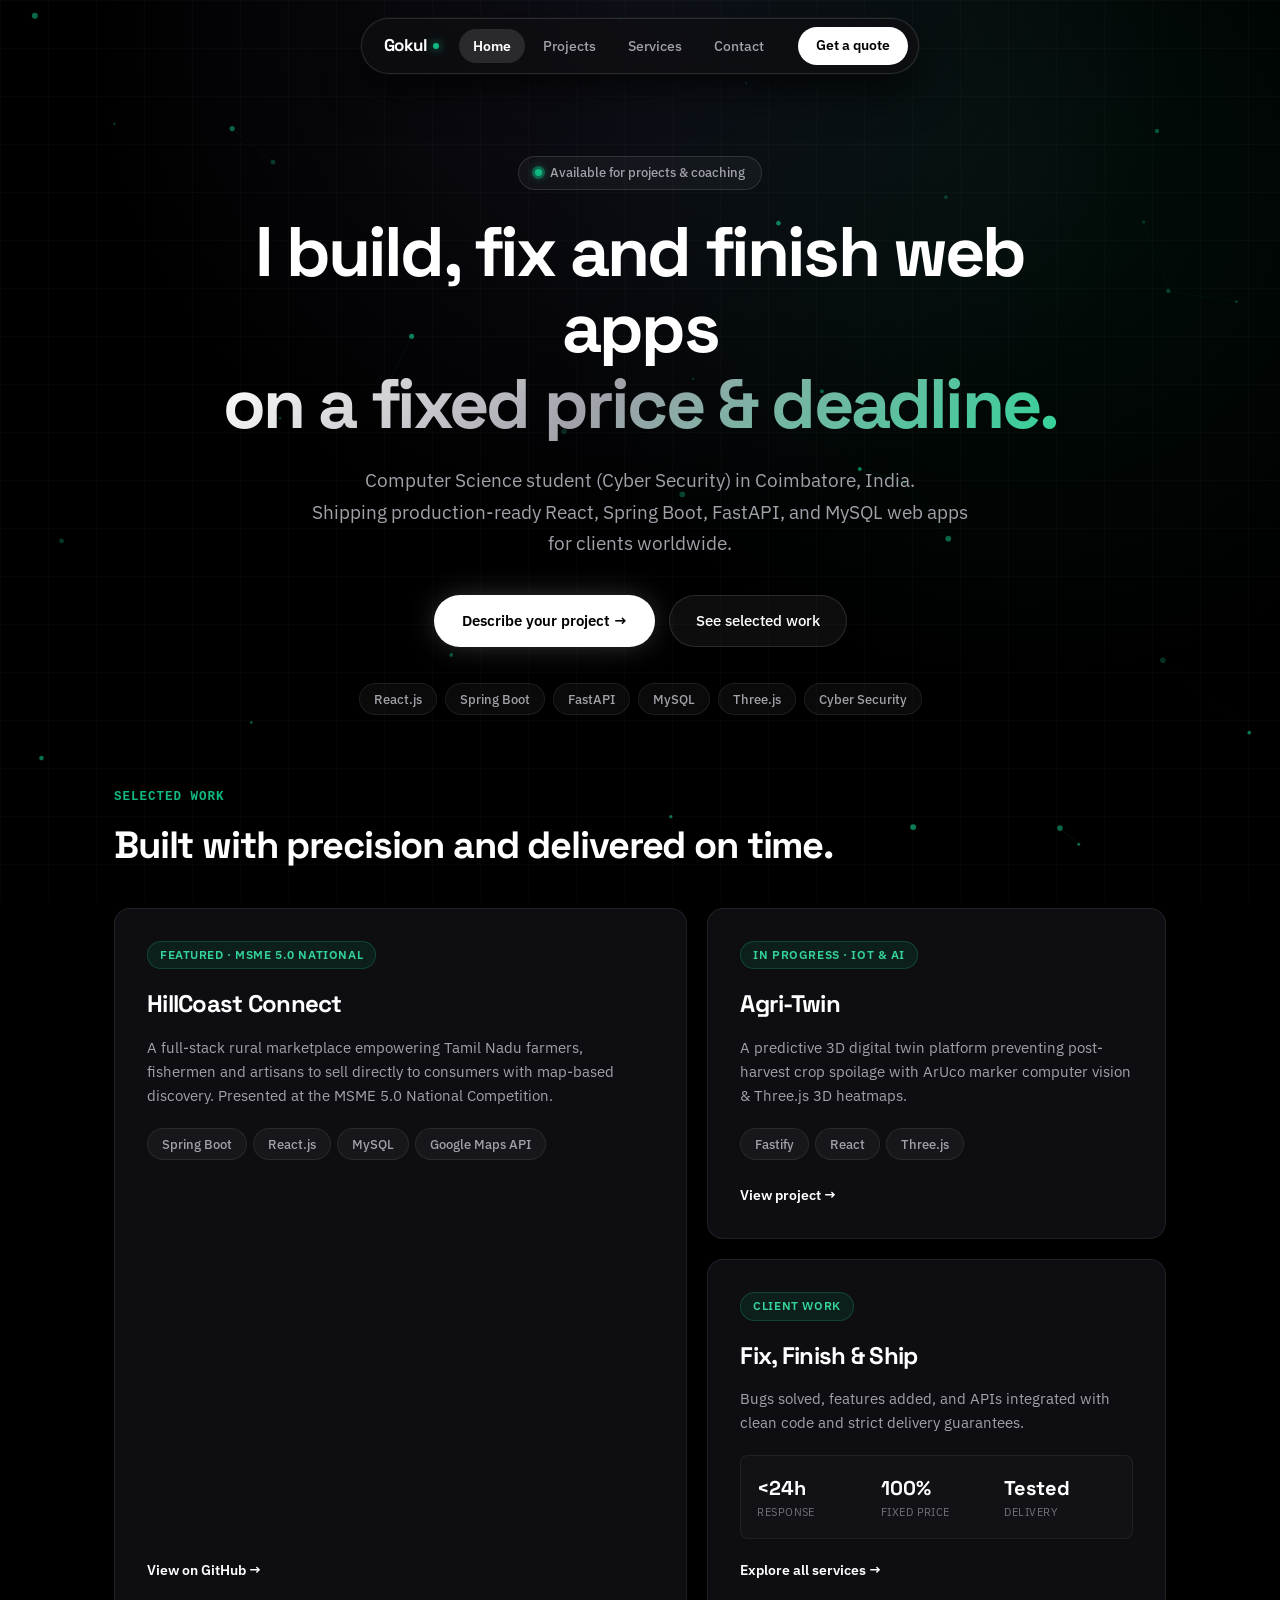
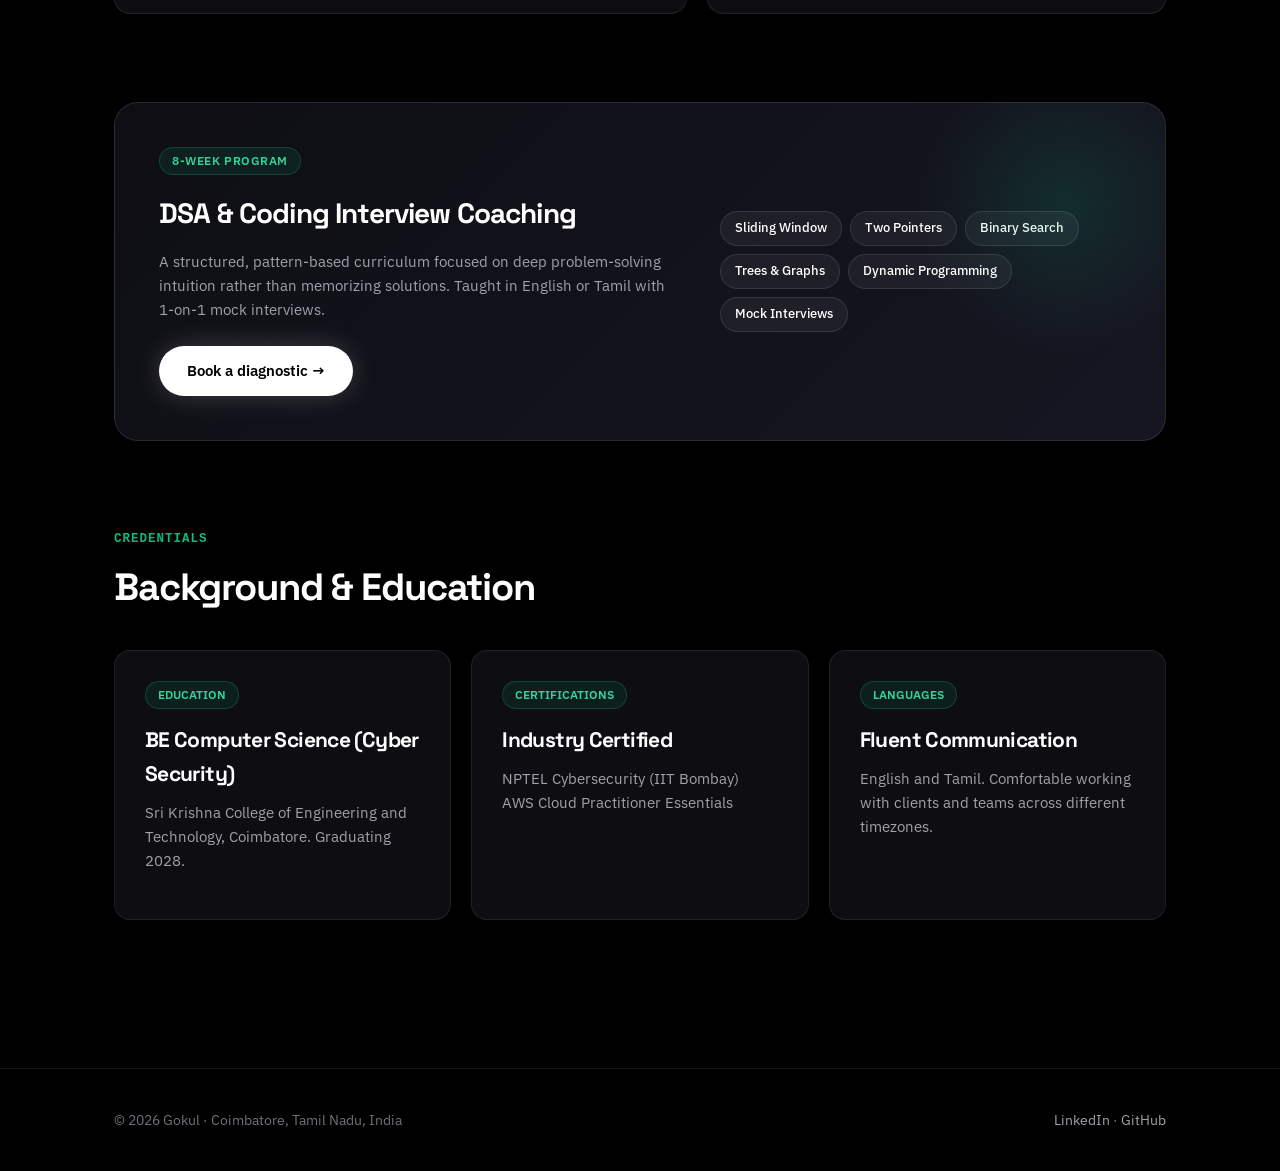
<file: index.html>
<!doctype html>
<html lang="en">
<head>
<meta charset="utf-8">
<meta name="viewport" content="width=device-width, initial-scale=1">
<title>Gokul | Full-stack developer & Cyber Security</title>
<meta name="description" content="Full-stack developer and DSA coach. I build, fix and finish web apps on a fixed price and deadline.">
<link rel="preconnect" href="https://fonts.googleapis.com">
<link rel="stylesheet" href="https://fonts.googleapis.com/css2?family=IBM+Plex+Sans:wght@400;500;600&family=Space+Grotesk:wght@500;700;800&display=swap">
<link rel="stylesheet" href="css/style.css">
</head>
<body>

<header class="site-header">
  <div class="nav-dock">
    <a class="brand" href="index.html">Gokul<span class="dot"></span></a>
    <nav id="nav" aria-label="Main">
      <a href="index.html" aria-current="page">Home</a>
      <a href="projects.html">Projects</a>
      <a href="services.html">Services</a>
      <a href="contact.html">Contact</a>
    </nav>
    <a class="dock-cta" href="contact.html">Get a quote</a>
    <button class="menu" aria-expanded="false" aria-controls="nav">Menu</button>
  </div>
</header>

<main>
  <!-- React Bits Signature Centered Hero -->
  <section class="hero-centered">
    <div class="hero-badge">
      <span class="badge-dot"></span>
      <span>Available for projects &amp; coaching</span>
    </div>

    <h1 class="hero-title">
      I build, fix and finish web apps<br>
      <span class="gradient-text">on a fixed price &amp; deadline.</span>
    </h1>

    <p class="hero-sub">
      Computer Science student (Cyber Security) in Coimbatore, India.<br>
      Shipping production-ready React, Spring Boot, FastAPI, and MySQL web apps for clients worldwide.
    </p>

    <div class="hero-actions">
      <a class="btn-primary" href="contact.html">Describe your project &rarr;</a>
      <a class="btn-secondary" href="projects.html">See selected work</a>
    </div>

    <div class="hero-pills">
      <span class="pill">React.js</span>
      <span class="pill">Spring Boot</span>
      <span class="pill">FastAPI</span>
      <span class="pill">MySQL</span>
      <span class="pill">Three.js</span>
      <span class="pill">Cyber Security</span>
    </div>
  </section>

  <!-- React Bits Bento Grid Showcase -->
  <section class="wrap bento-section">
    <div class="section-header">
      <p class="section-tag">Selected Work</p>
      <h2>Built with precision and delivered on time.</h2>
    </div>

    <div class="bento-grid">
      <!-- Big Bento Card: HillCoast Connect -->
      <article class="bento-card bento-wide">
        <span class="bento-badge">Featured &middot; MSME 5.0 National</span>
        <h3>HillCoast Connect</h3>
        <p class="bento-desc">A full-stack rural marketplace empowering Tamil Nadu farmers, fishermen and artisans to sell directly to consumers with map-based discovery. Presented at the MSME 5.0 National Competition.</p>
        <div class="stack">
          <span class="pill">Spring Boot</span>
          <span class="pill">React.js</span>
          <span class="pill">MySQL</span>
          <span class="pill">Google Maps API</span>
        </div>
        <a class="more" data-site="hillcoast" href="#">View on GitHub &rarr;</a>
      </article>

      <!-- Right Top: Agri-Twin -->
      <article class="bento-card">
        <span class="bento-badge">In Progress &middot; IoT &amp; AI</span>
        <h3>Agri-Twin</h3>
        <p class="bento-desc">A predictive 3D digital twin platform preventing post-harvest crop spoilage with ArUco marker computer vision &amp; Three.js 3D heatmaps.</p>
        <div class="stack">
          <span class="pill">Fastify</span>
          <span class="pill">React</span>
          <span class="pill">Three.js</span>
        </div>
        <a class="more" data-site="agritwin" href="#">View project &rarr;</a>
      </article>

      <!-- Right Bottom: Services Snapshot -->
      <article class="bento-card">
        <span class="bento-badge">Client Work</span>
        <h3>Fix, Finish &amp; Ship</h3>
        <p class="bento-desc">Bugs solved, features added, and APIs integrated with clean code and strict delivery guarantees.</p>
        <div class="bento-stats">
          <div class="stat"><span class="stat-num">&lt;24h</span><span class="stat-label">Response</span></div>
          <div class="stat"><span class="stat-num">100%</span><span class="stat-label">Fixed Price</span></div>
          <div class="stat"><span class="stat-num">Tested</span><span class="stat-label">Delivery</span></div>
        </div>
        <a class="more" href="services.html">Explore all services &rarr;</a>
      </article>
    </div>
  </section>

  <!-- DSA Coaching Banner -->
  <section class="wrap block-section">
    <div class="dsa-banner">
      <div class="dsa-content">
        <span class="bento-badge">8-Week Program</span>
        <h2>DSA &amp; Coding Interview Coaching</h2>
        <p>A structured, pattern-based curriculum focused on deep problem-solving intuition rather than memorizing solutions. Taught in English or Tamil with 1-on-1 mock interviews.</p>
        <a class="btn-primary" href="contact.html">Book a diagnostic &rarr;</a>
      </div>
      <div class="dsa-topics">
        <span class="topic-tag">Sliding Window</span>
        <span class="topic-tag">Two Pointers</span>
        <span class="topic-tag">Binary Search</span>
        <span class="topic-tag">Trees &amp; Graphs</span>
        <span class="topic-tag">Dynamic Programming</span>
        <span class="topic-tag">Mock Interviews</span>
      </div>
    </div>
  </section>

  <!-- Background Section -->
  <section class="wrap block-section">
    <div class="section-header">
      <p class="section-tag">Credentials</p>
      <h2>Background &amp; Education</h2>
    </div>
    <div class="grid">
      <div class="card">
        <span class="tag">Education</span>
        <h3>BE Computer Science (Cyber Security)</h3>
        <p>Sri Krishna College of Engineering and Technology, Coimbatore. Graduating 2028.</p>
      </div>
      <div class="card">
        <span class="tag">Certifications</span>
        <h3>Industry Certified</h3>
        <p>NPTEL Cybersecurity (IIT Bombay)<br>AWS Cloud Practitioner Essentials</p>
      </div>
      <div class="card">
        <span class="tag">Languages</span>
        <h3>Fluent Communication</h3>
        <p>English and Tamil. Comfortable working with clients and teams across different timezones.</p>
      </div>
    </div>
  </section>
</main>

<footer>
  <div class="wrap">
    <span>&copy; <span id="year"></span> Gokul &middot; Coimbatore, Tamil Nadu, India</span>
    <span><a data-site="linkedin" href="#">LinkedIn</a> &middot; <a data-site="github" href="#">GitHub</a></span>
  </div>
</footer>

<script src="js/config.js"></script>
<script src="js/main.js"></script>
</body>
</html>
</file>
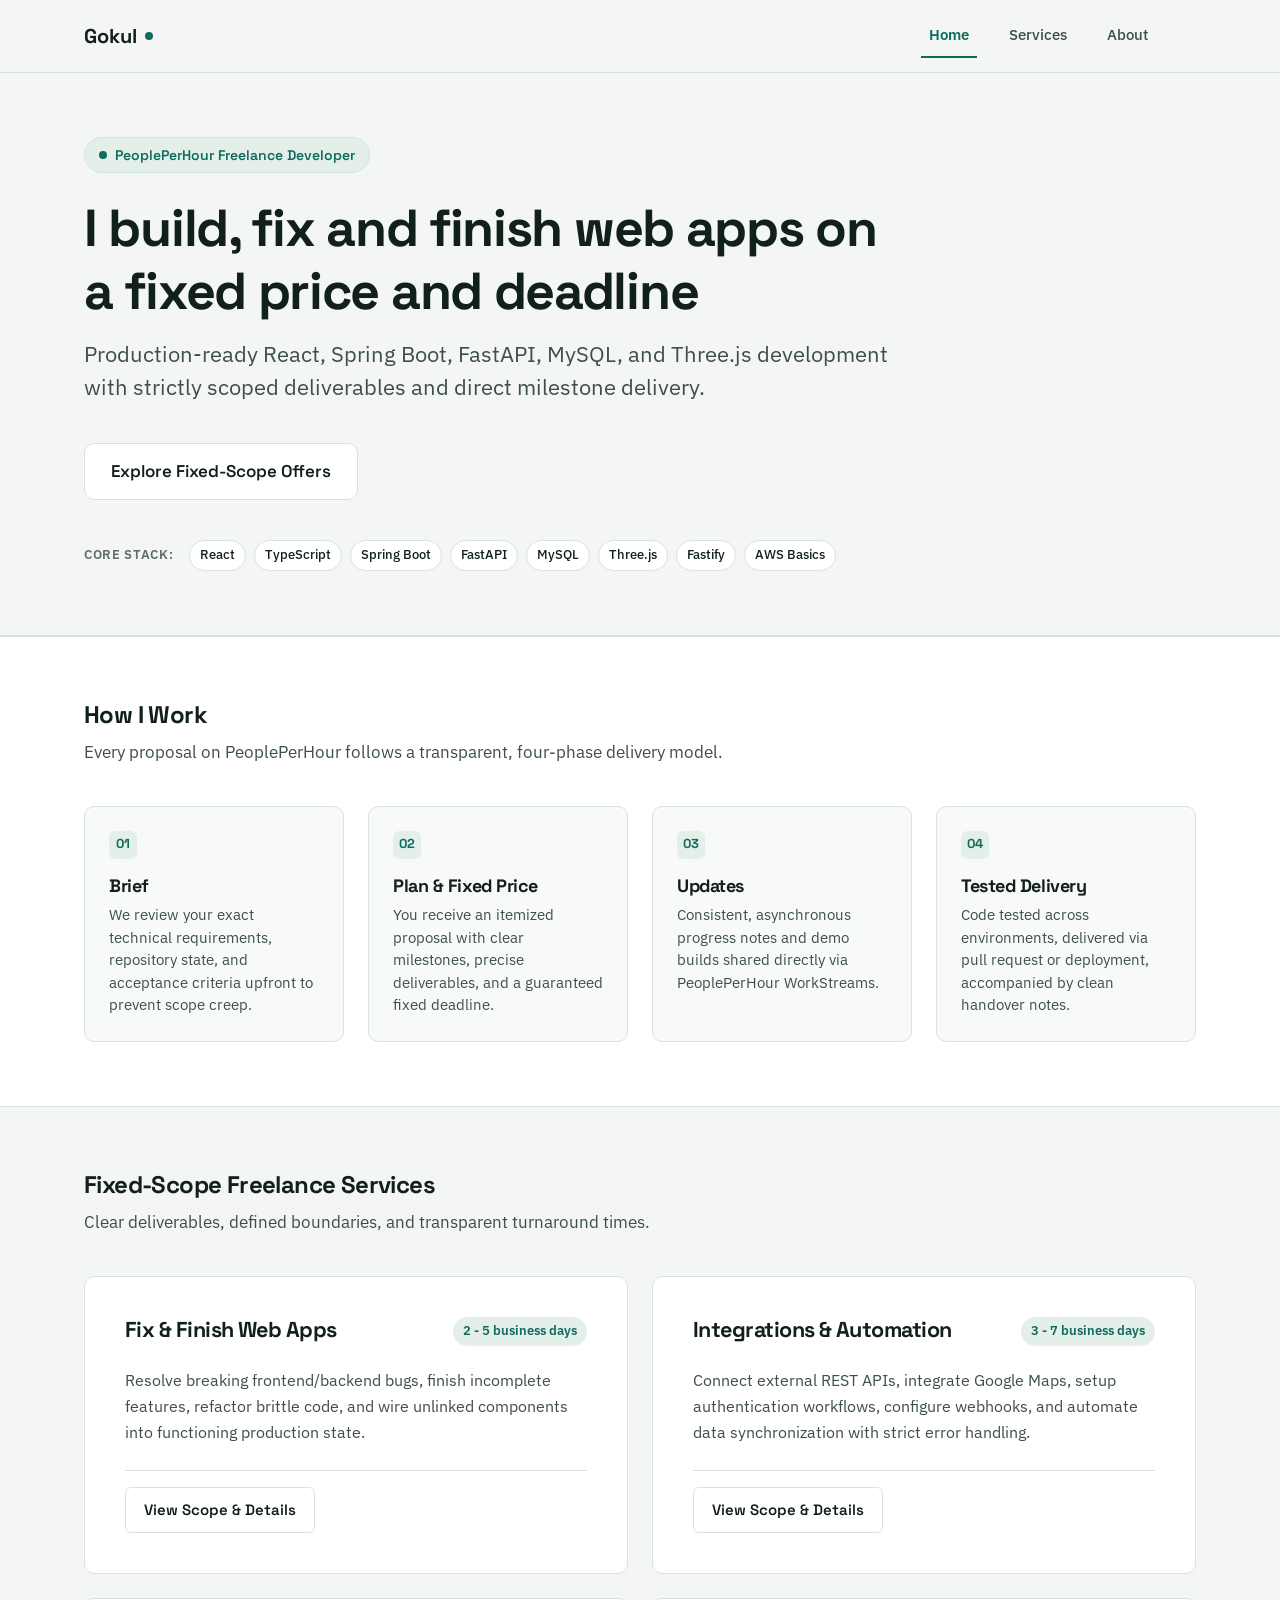
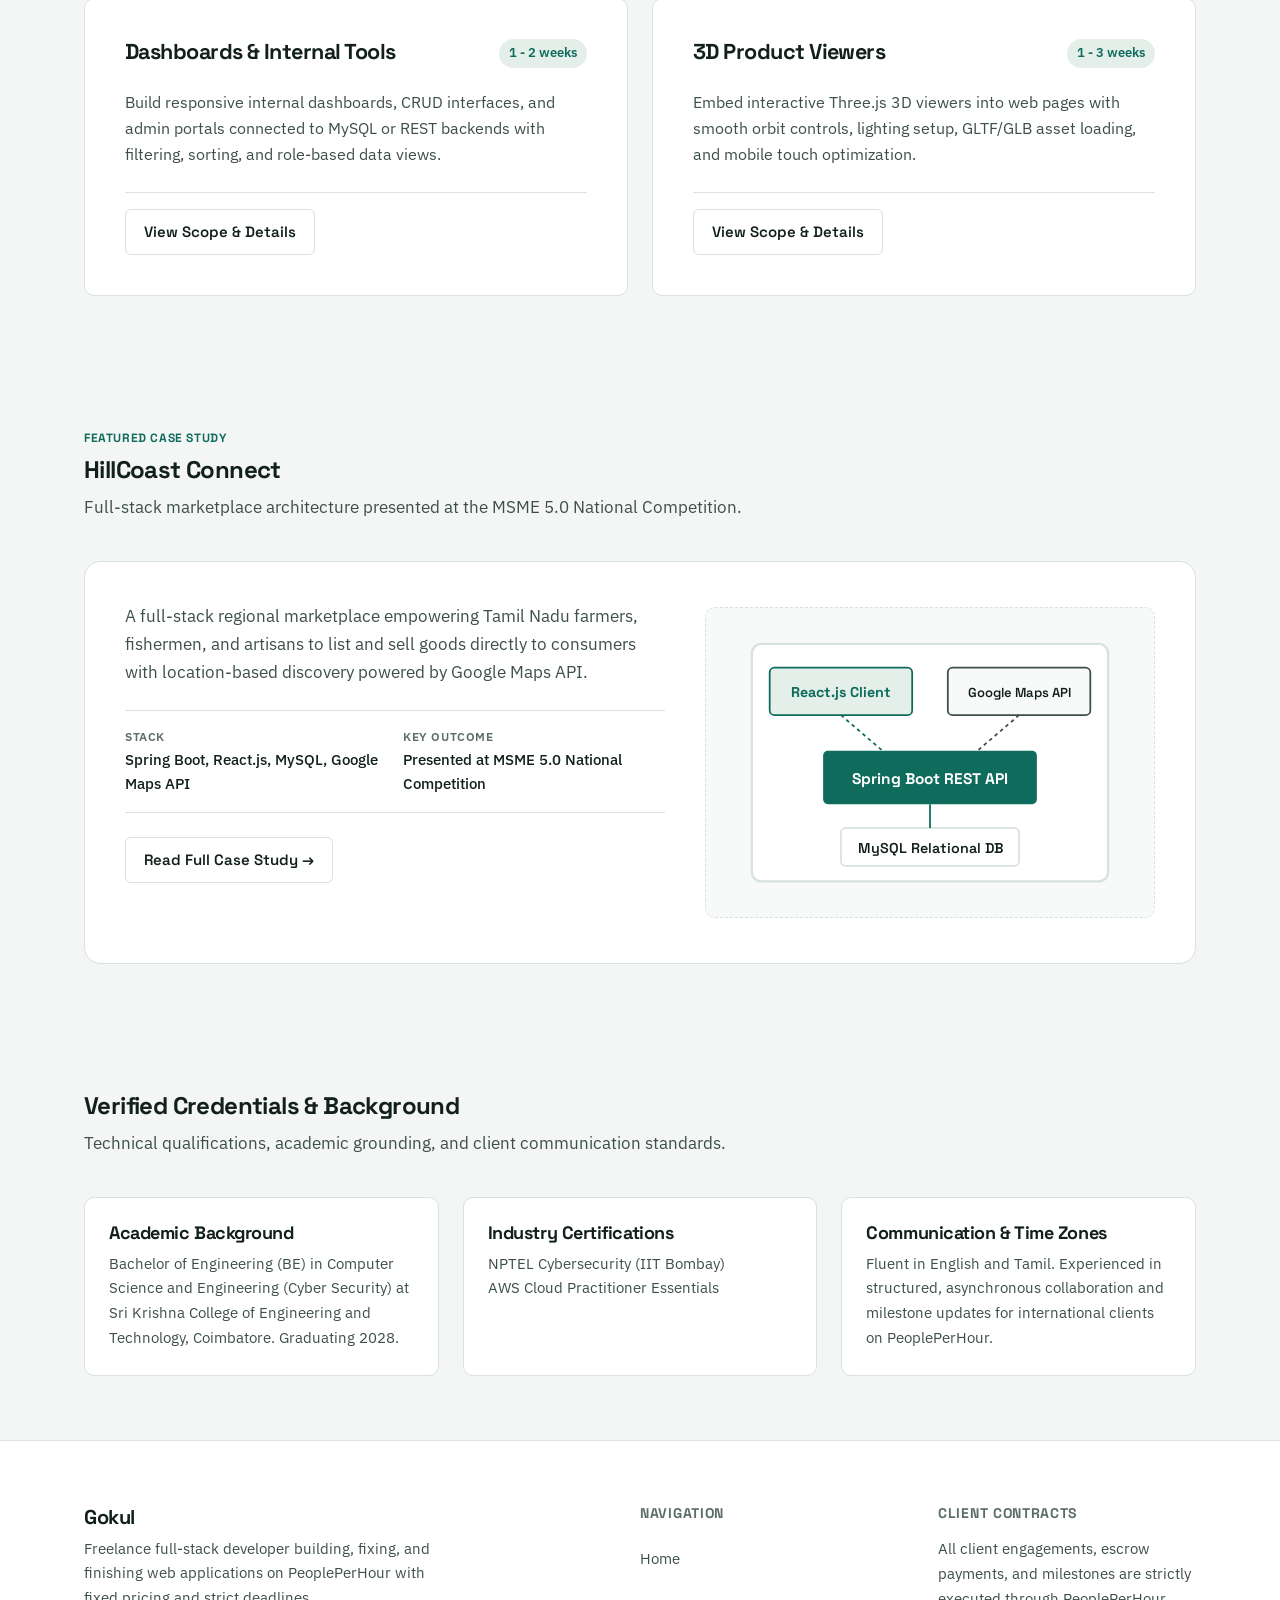
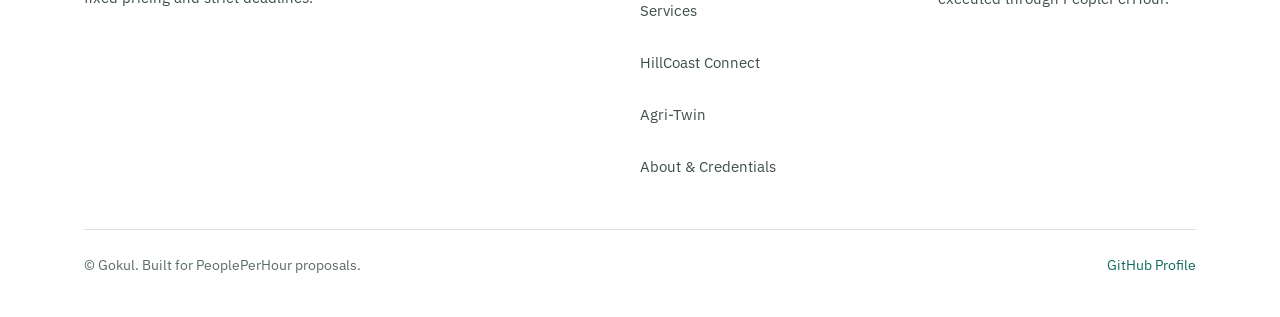
<file: pph-portfolio/index.html>
<!doctype html>
<html lang="en">
<head>
  <meta charset="utf-8">
  <meta name="viewport" content="width=device-width, initial-scale=1">
  <title>Gokul | Freelance Full-Stack Developer on PeoplePerHour</title>
  <meta name="description" content="I build, fix and finish web apps on a fixed price and deadline. Full-stack freelance developer specializing in React, Spring Boot, FastAPI, MySQL, and Three.js.">
  <meta name="author" content="Gokul">
  
  <!-- Open Graph / Meta -->
  <meta property="og:type" content="website">
  <meta property="og:title" content="Gokul | Freelance Full-Stack Developer on PeoplePerHour">
  <meta property="og:description" content="I build, fix and finish web apps on a fixed price and deadline. Specializing in React, Spring Boot, FastAPI, MySQL, and Three.js.">
  <meta property="og:url" content="https://portfolio.gokulnathangd.workers.dev/">
  
  <!-- Fonts -->
  <link rel="preconnect" href="https://fonts.googleapis.com">
  <link rel="preconnect" href="https://fonts.gstatic.com" crossorigin>
  <link rel="stylesheet" href="https://fonts.googleapis.com/css2?family=IBM+Plex+Sans:wght@400;500;600&family=Space+Grotesk:wght@600;700&display=swap">
  
  <!-- Stylesheet & Favicon -->
  <link rel="icon" type="image/svg+xml" href="favicon.svg">
  <link rel="stylesheet" href="css/style.css">
</head>
<body>

  <!-- Skip Navigation for Accessibility -->
  <a href="#main-content" class="skip-link">Skip to main content</a>

  <!-- Sticky Top Header -->
  <header class="site-header">
    <div class="container header-inner">
      <a href="index.html" class="brand" aria-label="Gokul - Freelance Developer Homepage">
        Gokul<span class="brand-dot" aria-hidden="true"></span>
      </a>

      <div class="nav-group">
        <nav id="site-navigation" class="site-nav" aria-label="Primary Navigation">
          <a href="index.html" aria-current="page">Home</a>
          <a href="services.html">Services</a>
          <a href="about.html">About</a>
        </nav>

        <div class="header-actions">
          <a href="#" class="btn-pph" data-pph-cta>
            <span>Hire me on PeoplePerHour</span>
            <svg class="icon-external" aria-hidden="true" viewBox="0 0 16 16"><path d="M14 2.5a.5.5 0 0 0-.5-.5h-4a.5.5 0 0 0 0 1h2.793L6.146 9.146a.5.5 0 1 0 .708.708L13 3.707V6.5a.5.5 0 0 0 1 0v-4z"/><path d="M3 3.5A1.5 1.5 0 0 0 1.5 5v8A1.5 1.5 0 0 0 3 14.5h8a1.5 1.5 0 0 0 1.5-1.5V9a.5.5 0 0 0-1 0v4a.5.5 0 0 1-.5.5H3a.5.5 0 0 1-.5-.5V5a.5.5 0 0 1 .5-.5h4a.5.5 0 0 0 0-1H3z"/></svg>
          </a>
          <button type="button" class="menu-toggle" aria-expanded="false" aria-controls="site-navigation" aria-label="Toggle navigation menu">
            <svg width="24" height="24" viewBox="0 0 24 24" fill="none" stroke="currentColor" stroke-width="2" stroke-linecap="round" stroke-linejoin="round" aria-hidden="true"><line x1="3" y1="12" x2="21" y2="12"></line><line x1="3" y1="6" x2="21" y2="6"></line><line x1="3" y1="18" x2="21" y2="18"></line></svg>
          </button>
        </div>
      </div>
    </div>
  </header>

  <main id="main-content">

    <!-- Hero Section -->
    <section class="section section-hero" aria-labelledby="hero-title">
      <div class="container">
        <div class="hero-content">
          <div class="hero-badge">
            <span class="hero-badge-dot" aria-hidden="true"></span>
            <span>PeoplePerHour Freelance Developer</span>
          </div>

          <h1 id="hero-title">I build, fix and finish web apps on a fixed price and deadline</h1>

          <p class="hero-subhead">
            Production-ready React, Spring Boot, FastAPI, MySQL, and Three.js development with strictly scoped deliverables and direct milestone delivery.
          </p>

          <div class="hero-actions">
            <a href="#" class="btn-pph btn-pph-lg" data-pph-cta>
              <span>Hire me on PeoplePerHour</span>
              <svg class="icon-external" aria-hidden="true" viewBox="0 0 16 16"><path d="M14 2.5a.5.5 0 0 0-.5-.5h-4a.5.5 0 0 0 0 1h2.793L6.146 9.146a.5.5 0 1 0 .708.708L13 3.707V6.5a.5.5 0 0 0 1 0v-4z"/><path d="M3 3.5A1.5 1.5 0 0 0 1.5 5v8A1.5 1.5 0 0 0 3 14.5h8a1.5 1.5 0 0 0 1.5-1.5V9a.5.5 0 0 0-1 0v4a.5.5 0 0 1-.5.5H3a.5.5 0 0 1-.5-.5V5a.5.5 0 0 1 .5-.5h4a.5.5 0 0 0 0-1H3z"/></svg>
            </a>
            <a href="services.html" class="btn-secondary btn-secondary-lg">Explore Fixed-Scope Offers</a>
          </div>

          <div class="hero-pills">
            <span class="hero-pills-label">Core Stack:</span>
            <span class="pill">React</span>
            <span class="pill">TypeScript</span>
            <span class="pill">Spring Boot</span>
            <span class="pill">FastAPI</span>
            <span class="pill">MySQL</span>
            <span class="pill">Three.js</span>
            <span class="pill">Fastify</span>
            <span class="pill">AWS Basics</span>
          </div>
        </div>
      </div>
    </section>

    <!-- How I Work Strip -->
    <section class="strip-work" aria-labelledby="process-title">
      <div class="container">
        <div class="strip-header">
          <h2 id="process-title">How I Work</h2>
          <p>Every proposal on PeoplePerHour follows a transparent, four-phase delivery model.</p>
        </div>

        <div class="work-steps">
          <div class="step-card">
            <span class="step-number" aria-hidden="true">01</span>
            <h3>Brief</h3>
            <p>We review your exact technical requirements, repository state, and acceptance criteria upfront to prevent scope creep.</p>
          </div>

          <div class="step-card">
            <span class="step-number" aria-hidden="true">02</span>
            <h3>Plan &amp; Fixed Price</h3>
            <p>You receive an itemized proposal with clear milestones, precise deliverables, and a guaranteed fixed deadline.</p>
          </div>

          <div class="step-card">
            <span class="step-number" aria-hidden="true">03</span>
            <h3>Updates</h3>
            <p>Consistent, asynchronous progress notes and demo builds shared directly via PeoplePerHour WorkStreams.</p>
          </div>

          <div class="step-card">
            <span class="step-number" aria-hidden="true">04</span>
            <h3>Tested Delivery</h3>
            <p>Code tested across environments, delivered via pull request or deployment, accompanied by clean handover notes.</p>
          </div>
        </div>
      </div>
    </section>

    <!-- Services Overview -->
    <section class="section" aria-labelledby="services-title">
      <div class="container">
        <div class="strip-header">
          <h2 id="services-title">Fixed-Scope Freelance Services</h2>
          <p>Clear deliverables, defined boundaries, and transparent turnaround times.</p>
        </div>

        <div class="services-grid">
          <!-- Card 1 -->
          <article class="service-card">
            <div class="service-card-header">
              <h3 class="service-card-title">Fix &amp; Finish Web Apps</h3>
              <div class="delivery-badge" data-delivery-container data-delivery-time="fixAndFinish">
                <span data-delivery-time="fixAndFinish">2 - 5 business days</span>
              </div>
            </div>
            <p class="service-card-desc">
              Resolve breaking frontend/backend bugs, finish incomplete features, refactor brittle code, and wire unlinked components into functioning production state.
            </p>
            <div class="service-card-footer">
              <a href="services.html#fix-and-finish" class="btn-secondary">View Scope &amp; Details</a>
              <a href="#" class="btn-pph" data-pph-cta>
                <span>Hire me on PeoplePerHour</span>
                <svg class="icon-external" aria-hidden="true" viewBox="0 0 16 16"><path d="M14 2.5a.5.5 0 0 0-.5-.5h-4a.5.5 0 0 0 0 1h2.793L6.146 9.146a.5.5 0 1 0 .708.708L13 3.707V6.5a.5.5 0 0 0 1 0v-4z"/><path d="M3 3.5A1.5 1.5 0 0 0 1.5 5v8A1.5 1.5 0 0 0 3 14.5h8a1.5 1.5 0 0 0 1.5-1.5V9a.5.5 0 0 0-1 0v4a.5.5 0 0 1-.5.5H3a.5.5 0 0 1-.5-.5V5a.5.5 0 0 1 .5-.5h4a.5.5 0 0 0 0-1H3z"/></svg>
              </a>
            </div>
          </article>

          <!-- Card 2 -->
          <article class="service-card">
            <div class="service-card-header">
              <h3 class="service-card-title">Integrations &amp; Automation</h3>
              <div class="delivery-badge" data-delivery-container data-delivery-time="integrations">
                <span data-delivery-time="integrations">3 - 7 business days</span>
              </div>
            </div>
            <p class="service-card-desc">
              Connect external REST APIs, integrate Google Maps, setup authentication workflows, configure webhooks, and automate data synchronization with strict error handling.
            </p>
            <div class="service-card-footer">
              <a href="services.html#integrations" class="btn-secondary">View Scope &amp; Details</a>
              <a href="#" class="btn-pph" data-pph-cta>
                <span>Hire me on PeoplePerHour</span>
                <svg class="icon-external" aria-hidden="true" viewBox="0 0 16 16"><path d="M14 2.5a.5.5 0 0 0-.5-.5h-4a.5.5 0 0 0 0 1h2.793L6.146 9.146a.5.5 0 1 0 .708.708L13 3.707V6.5a.5.5 0 0 0 1 0v-4z"/><path d="M3 3.5A1.5 1.5 0 0 0 1.5 5v8A1.5 1.5 0 0 0 3 14.5h8a1.5 1.5 0 0 0 1.5-1.5V9a.5.5 0 0 0-1 0v4a.5.5 0 0 1-.5.5H3a.5.5 0 0 1-.5-.5V5a.5.5 0 0 1 .5-.5h4a.5.5 0 0 0 0-1H3z"/></svg>
              </a>
            </div>
          </article>

          <!-- Card 3 -->
          <article class="service-card">
            <div class="service-card-header">
              <h3 class="service-card-title">Dashboards &amp; Internal Tools</h3>
              <div class="delivery-badge" data-delivery-container data-delivery-time="dashboards">
                <span data-delivery-time="dashboards">1 - 2 weeks</span>
              </div>
            </div>
            <p class="service-card-desc">
              Build responsive internal dashboards, CRUD interfaces, and admin portals connected to MySQL or REST backends with filtering, sorting, and role-based data views.
            </p>
            <div class="service-card-footer">
              <a href="services.html#dashboards" class="btn-secondary">View Scope &amp; Details</a>
              <a href="#" class="btn-pph" data-pph-cta>
                <span>Hire me on PeoplePerHour</span>
                <svg class="icon-external" aria-hidden="true" viewBox="0 0 16 16"><path d="M14 2.5a.5.5 0 0 0-.5-.5h-4a.5.5 0 0 0 0 1h2.793L6.146 9.146a.5.5 0 1 0 .708.708L13 3.707V6.5a.5.5 0 0 0 1 0v-4z"/><path d="M3 3.5A1.5 1.5 0 0 0 1.5 5v8A1.5 1.5 0 0 0 3 14.5h8a1.5 1.5 0 0 0 1.5-1.5V9a.5.5 0 0 0-1 0v4a.5.5 0 0 1-.5.5H3a.5.5 0 0 1-.5-.5V5a.5.5 0 0 1 .5-.5h4a.5.5 0 0 0 0-1H3z"/></svg>
              </a>
            </div>
          </article>

          <!-- Card 4 -->
          <article class="service-card">
            <div class="service-card-header">
              <h3 class="service-card-title">3D Product Viewers</h3>
              <div class="delivery-badge" data-delivery-container data-delivery-time="threeJsViewers">
                <span data-delivery-time="threeJsViewers">1 - 3 weeks</span>
              </div>
            </div>
            <p class="service-card-desc">
              Embed interactive Three.js 3D viewers into web pages with smooth orbit controls, lighting setup, GLTF/GLB asset loading, and mobile touch optimization.
            </p>
            <div class="service-card-footer">
              <a href="services.html#threejs-viewers" class="btn-secondary">View Scope &amp; Details</a>
              <a href="#" class="btn-pph" data-pph-cta>
                <span>Hire me on PeoplePerHour</span>
                <svg class="icon-external" aria-hidden="true" viewBox="0 0 16 16"><path d="M14 2.5a.5.5 0 0 0-.5-.5h-4a.5.5 0 0 0 0 1h2.793L6.146 9.146a.5.5 0 1 0 .708.708L13 3.707V6.5a.5.5 0 0 0 1 0v-4z"/><path d="M3 3.5A1.5 1.5 0 0 0 1.5 5v8A1.5 1.5 0 0 0 3 14.5h8a1.5 1.5 0 0 0 1.5-1.5V9a.5.5 0 0 0-1 0v4a.5.5 0 0 1-.5.5H3a.5.5 0 0 1-.5-.5V5a.5.5 0 0 1 .5-.5h4a.5.5 0 0 0 0-1H3z"/></svg>
              </a>
            </div>
          </article>
        </div>
      </div>
    </section>

    <!-- Featured Case Study -->
    <section class="section" aria-labelledby="featured-title">
      <div class="container">
        <div class="strip-header">
          <span class="featured-tag">Featured Case Study</span>
          <h2 id="featured-title">HillCoast Connect</h2>
          <p>Full-stack marketplace architecture presented at the MSME 5.0 National Competition.</p>
        </div>

        <div class="featured-case">
          <div class="featured-case-content">
            <p class="case-summary">
              A full-stack regional marketplace empowering Tamil Nadu farmers, fishermen, and artisans to list and sell goods directly to consumers with location-based discovery powered by Google Maps API.
            </p>

            <div class="case-meta">
              <div>
                <div class="meta-item-label">Stack</div>
                <div class="meta-item-val">Spring Boot, React.js, MySQL, Google Maps API</div>
              </div>
              <div>
                <div class="meta-item-label">Key Outcome</div>
                <div class="meta-item-val">Presented at MSME 5.0 National Competition</div>
              </div>
            </div>

            <div class="hero-actions">
              <a href="work/hillcoast-connect.html" class="btn-secondary">Read Full Case Study &rarr;</a>
              <a href="#" class="btn-pph" data-pph-cta>
                <span>Hire me on PeoplePerHour</span>
                <svg class="icon-external" aria-hidden="true" viewBox="0 0 16 16"><path d="M14 2.5a.5.5 0 0 0-.5-.5h-4a.5.5 0 0 0 0 1h2.793L6.146 9.146a.5.5 0 1 0 .708.708L13 3.707V6.5a.5.5 0 0 0 1 0v-4z"/><path d="M3 3.5A1.5 1.5 0 0 0 1.5 5v8A1.5 1.5 0 0 0 3 14.5h8a1.5 1.5 0 0 0 1.5-1.5V9a.5.5 0 0 0-1 0v4a.5.5 0 0 1-.5.5H3a.5.5 0 0 1-.5-.5V5a.5.5 0 0 1 .5-.5h4a.5.5 0 0 0 0-1H3z"/></svg>
              </a>
            </div>
          </div>

          <div class="schematic-box" aria-label="Architecture representation">
            <svg class="schematic-diagram" viewBox="0 0 320 220" fill="none" xmlns="http://www.w3.org/2000/svg" width="320" height="220" aria-label="HillCoast Connect System Architecture Diagram">
              <rect x="10" y="10" width="300" height="200" rx="8" fill="#FFFFFF" stroke="#D8E2DE" stroke-width="2"/>
              <!-- React Client -->
              <rect x="25" y="30" width="120" height="40" rx="4" fill="#E5EFEA" stroke="#0F6B5C" stroke-width="1.5"/>
              <text x="85" y="55" fill="#0F6B5C" font-family="'Space Grotesk', sans-serif" font-size="12" font-weight="700" text-anchor="middle">React.js Client</text>
              <!-- Google Maps API -->
              <rect x="175" y="30" width="120" height="40" rx="4" fill="#F8FAF9" stroke="#3D4F4A" stroke-width="1.5"/>
              <text x="235" y="55" fill="#12201C" font-family="'Space Grotesk', sans-serif" font-size="11" font-weight="600" text-anchor="middle">Google Maps API</text>
              <!-- Spring Boot Backend -->
              <rect x="70" y="100" width="180" height="45" rx="4" fill="#0F6B5C"/>
              <text x="160" y="128" fill="#FFFFFF" font-family="'Space Grotesk', sans-serif" font-size="13" font-weight="700" text-anchor="middle">Spring Boot REST API</text>
              <!-- MySQL DB -->
              <rect x="85" y="165" width="150" height="32" rx="4" fill="#FFFFFF" stroke="#D8E2DE" stroke-width="1.5"/>
              <text x="160" y="186" fill="#12201C" font-family="'Space Grotesk', sans-serif" font-size="12" font-weight="600" text-anchor="middle">MySQL Relational DB</text>
              <!-- Connectors -->
              <line x1="85" y1="70" x2="120" y2="100" stroke="#0F6B5C" stroke-width="1.5" stroke-dasharray="3 3"/>
              <line x1="235" y1="70" x2="200" y2="100" stroke="#3D4F4A" stroke-width="1.5" stroke-dasharray="3 3"/>
              <line x1="160" y1="145" x2="160" y2="165" stroke="#0F6B5C" stroke-width="1.5"/>
            </svg>
          </div>
        </div>
      </div>
    </section>

    <!-- Credentials & Trust Section -->
    <section class="section" aria-labelledby="credentials-title">
      <div class="container">
        <div class="strip-header">
          <h2 id="credentials-title">Verified Credentials &amp; Background</h2>
          <p>Technical qualifications, academic grounding, and client communication standards.</p>
        </div>

        <div class="credentials-grid">
          <div class="credential-card">
            <h3>Academic Background</h3>
            <p>
              Bachelor of Engineering (BE) in Computer Science and Engineering (Cyber Security) at Sri Krishna College of Engineering and Technology, Coimbatore. Graduating 2028.
            </p>
          </div>

          <div class="credential-card">
            <h3>Industry Certifications</h3>
            <p>
              NPTEL Cybersecurity (IIT Bombay)<br>
              AWS Cloud Practitioner Essentials
            </p>
          </div>

          <div class="credential-card">
            <h3>Communication &amp; Time Zones</h3>
            <p>
              Fluent in English and Tamil. Experienced in structured, asynchronous collaboration and milestone updates for international clients on PeoplePerHour.
            </p>
          </div>
        </div>
      </div>
    </section>

    <!-- Call to Action Banner -->
    <section class="pph-cta-banner" data-pph-wrapper aria-labelledby="cta-banner-title">
      <div class="container pph-cta-banner-inner">
        <h2 id="cta-banner-title">Ready to discuss your project?</h2>
        <p>Send me a proposal or brief on PeoplePerHour with your specifications and target deadline.</p>
        <a href="#" class="btn-pph btn-pph-lg" data-pph-cta>
          <span>Hire me on PeoplePerHour</span>
          <svg class="icon-external" aria-hidden="true" viewBox="0 0 16 16"><path d="M14 2.5a.5.5 0 0 0-.5-.5h-4a.5.5 0 0 0 0 1h2.793L6.146 9.146a.5.5 0 1 0 .708.708L13 3.707V6.5a.5.5 0 0 0 1 0v-4z"/><path d="M3 3.5A1.5 1.5 0 0 0 1.5 5v8A1.5 1.5 0 0 0 3 14.5h8a1.5 1.5 0 0 0 1.5-1.5V9a.5.5 0 0 0-1 0v4a.5.5 0 0 1-.5.5H3a.5.5 0 0 1-.5-.5V5a.5.5 0 0 1 .5-.5h4a.5.5 0 0 0 0-1H3z"/></svg>
        </a>
      </div>
    </section>

  </main>

  <!-- Site Footer (No contact forms, no emails, no phones) -->
  <footer class="site-footer">
    <div class="container">
      <div class="footer-grid">
        <div class="footer-brand">
          <h2>Gokul</h2>
          <p>
            Freelance full-stack developer building, fixing, and finishing web applications on PeoplePerHour with fixed pricing and strict deadlines.
          </p>
        </div>

        <div class="footer-col">
          <h3>Navigation</h3>
          <ul class="footer-links">
            <li><a href="index.html">Home</a></li>
            <li><a href="services.html">Services</a></li>
            <li><a href="work/hillcoast-connect.html">HillCoast Connect</a></li>
            <li><a href="work/agri-twin.html">Agri-Twin</a></li>
            <li><a href="about.html">About &amp; Credentials</a></li>
          </ul>
        </div>

        <div class="footer-col">
          <h3>Client Contracts</h3>
          <p style="font-size: 0.9375rem; margin-bottom: var(--space-sm);">
            All client engagements, escrow payments, and milestones are strictly executed through PeoplePerHour.
          </p>
          <div style="margin-top: var(--space-sm);">
            <a href="#" class="btn-pph" data-pph-cta>
              <span>Hire me on PeoplePerHour</span>
              <svg class="icon-external" aria-hidden="true" viewBox="0 0 16 16"><path d="M14 2.5a.5.5 0 0 0-.5-.5h-4a.5.5 0 0 0 0 1h2.793L6.146 9.146a.5.5 0 1 0 .708.708L13 3.707V6.5a.5.5 0 0 0 1 0v-4z"/><path d="M3 3.5A1.5 1.5 0 0 0 1.5 5v8A1.5 1.5 0 0 0 3 14.5h8a1.5 1.5 0 0 0 1.5-1.5V9a.5.5 0 0 0-1 0v4a.5.5 0 0 1-.5.5H3a.5.5 0 0 1-.5-.5V5a.5.5 0 0 1 .5-.5h4a.5.5 0 0 0 0-1H3z"/></svg>
            </a>
          </div>
        </div>
      </div>

      <div class="footer-bottom">
        <div>
          &copy; Gokul. Built for PeoplePerHour proposals.
        </div>
        <div style="display: flex; gap: var(--space-md); align-items: center;">
          <a href="#" data-config-link="github">GitHub Profile</a>
          <a href="#" data-config-link="linkedin">LinkedIn Profile</a>
        </div>
      </div>
    </div>
  </footer>

  <!-- Scripts -->
  <script src="js/config.js"></script>
  <script src="js/main.js"></script>
</body>
</html>
</file>
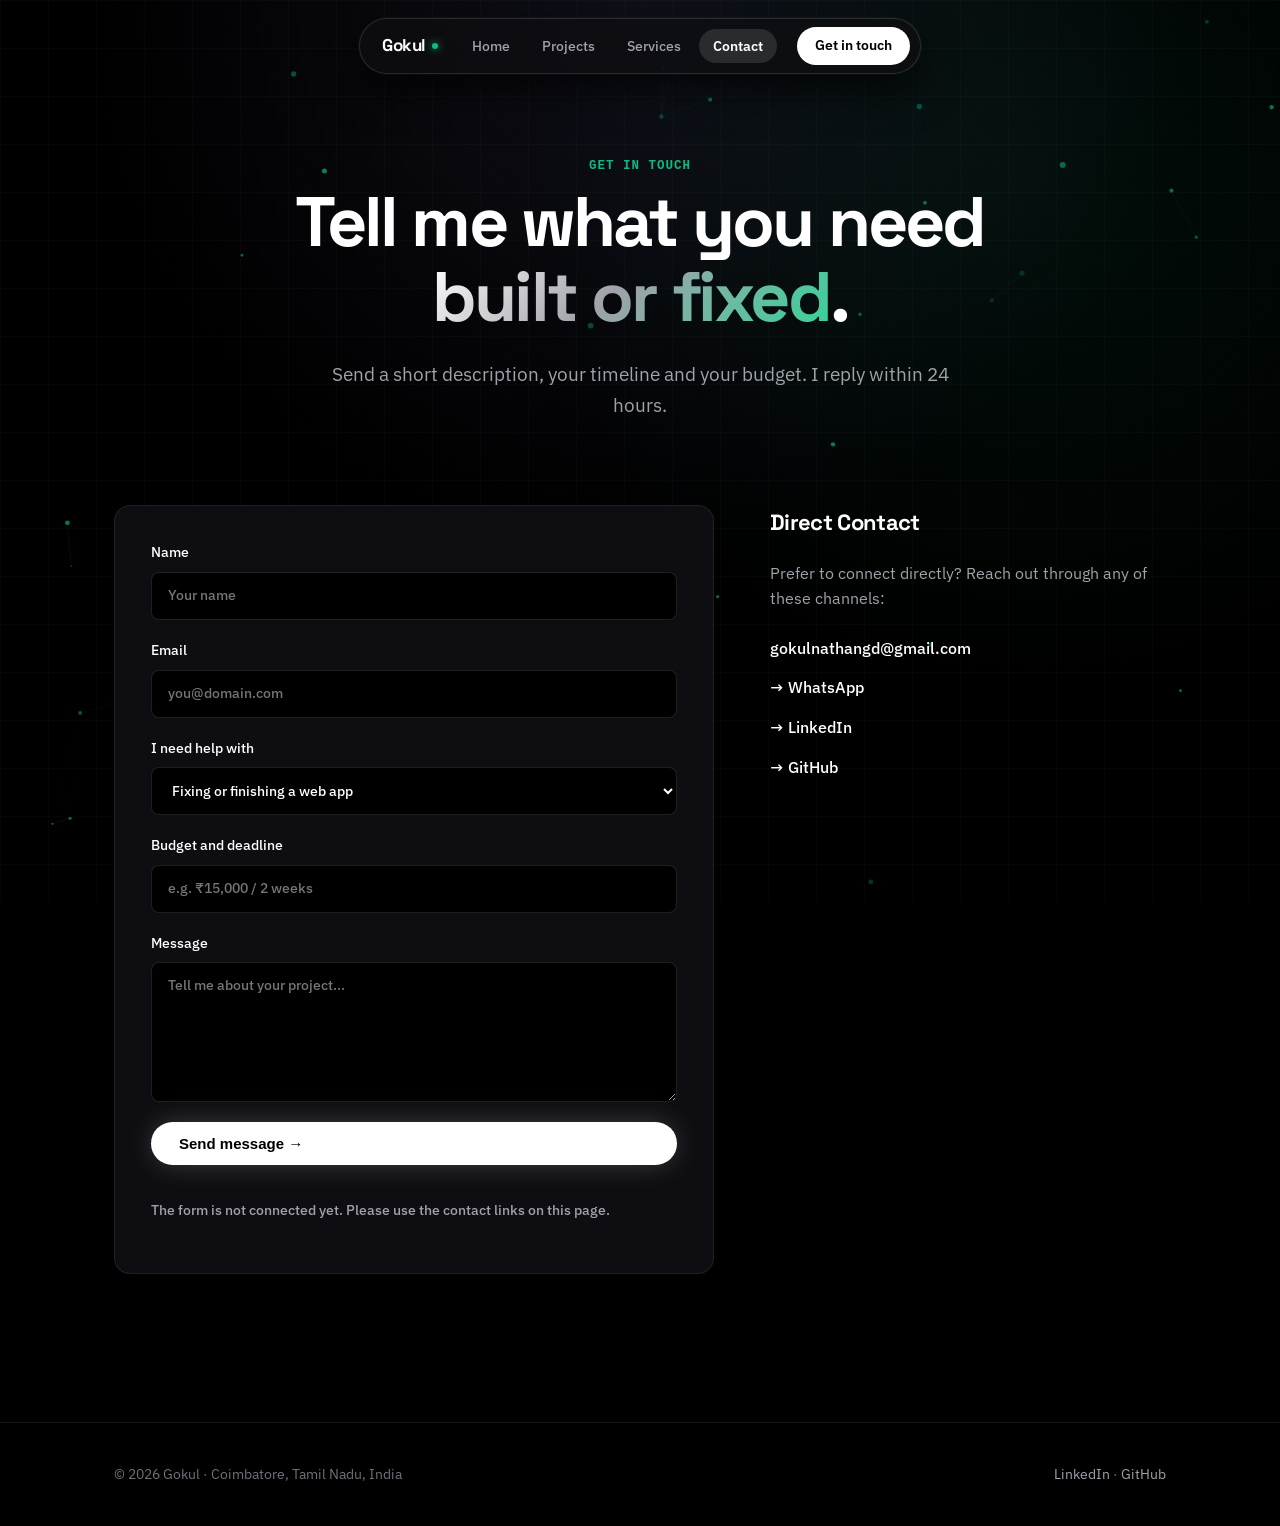
<file: contact.html>
<!doctype html>
<html lang="en">
<head>
<meta charset="utf-8">
<meta name="viewport" content="width=device-width, initial-scale=1">
<title>Contact | Gokul</title>
<meta name="description" content="Describe your project and get a plan, a fixed price and a timeline.">
<link rel="preconnect" href="https://fonts.googleapis.com">
<link rel="stylesheet" href="https://fonts.googleapis.com/css2?family=IBM+Plex+Sans:wght@400;500;600&family=Space+Grotesk:wght@500;700;800&display=swap">
<link rel="stylesheet" href="css/style.css">
</head>
<body>

<header class="site-header">
  <div class="nav-dock">
    <a class="brand" href="index.html">Gokul<span class="dot"></span></a>
    <nav id="nav" aria-label="Main">
      <a href="index.html">Home</a>
      <a href="projects.html">Projects</a>
      <a href="services.html">Services</a>
      <a href="contact.html" aria-current="page">Contact</a>
    </nav>
    <a class="dock-cta" href="contact.html">Get in touch</a>
    <button class="menu" aria-expanded="false" aria-controls="nav">Menu</button>
  </div>
</header>

<main>
  <section class="hero-centered" style="padding-bottom: 48px">
    <p class="section-tag">Get in touch</p>
    <h1 class="hero-title">Tell me what you need <span class="gradient-text">built or fixed</span>.</h1>
    <p class="hero-sub">Send a short description, your timeline and your budget. I reply within 24 hours.</p>
  </section>

  <section class="wrap block-section">
    <div class="contact-grid">
      <form id="contact-form" method="POST">
        <label>Name
          <input name="name" type="text" required autocomplete="name" placeholder="Your name">
        </label>
        <label>Email
          <input name="email" type="email" required autocomplete="email" placeholder="you@domain.com">
        </label>
        <label>I need help with
          <select name="topic">
            <option>Fixing or finishing a web app</option>
            <option>Integration or automation</option>
            <option>Dashboard or internal tool</option>
            <option>3D product viewer</option>
            <option>DSA and interview coaching</option>
            <option>Something else</option>
          </select>
        </label>
        <label>Budget and deadline
          <input name="budget" type="text" placeholder="e.g. ₹15,000 / 2 weeks">
        </label>
        <label>Message
          <textarea name="message" required placeholder="Tell me about your project..."></textarea>
        </label>
        <input class="hp" type="text" name="_gotcha" tabindex="-1" autocomplete="off" aria-hidden="true">
        <button class="btn-primary" type="submit">Send message &rarr;</button>
        <p class="status" id="status" role="status" aria-live="polite"></p>
      </form>

      <div>
        <h3 style="font-size:22px;margin-bottom:20px;color:#fff">Direct Contact</h3>
        <p style="color:var(--ink-muted);margin-bottom:24px">Prefer to connect directly? Reach out through any of these channels:</p>
        <ul style="list-style:none;padding:0;display:grid;gap:14px">
          <li><a data-site="email" data-text href="#" style="display:inline-flex;align-items:center;gap:10px;color:#fff;text-decoration:none;font-weight:500">&rarr; Email</a></li>
          <li><a data-site="whatsapp" href="#" style="display:inline-flex;align-items:center;gap:10px;color:#fff;text-decoration:none;font-weight:500">&rarr; WhatsApp</a></li>
          <li><a data-site="linkedin" href="#" style="display:inline-flex;align-items:center;gap:10px;color:#fff;text-decoration:none;font-weight:500">&rarr; LinkedIn</a></li>
          <li><a data-site="github" href="#" style="display:inline-flex;align-items:center;gap:10px;color:#fff;text-decoration:none;font-weight:500">&rarr; GitHub</a></li>
        </ul>
      </div>
    </div>
  </section>
</main>

<footer>
  <div class="wrap">
    <span>&copy; <span id="year"></span> Gokul &middot; Coimbatore, Tamil Nadu, India</span>
    <span><a data-site="linkedin" href="#">LinkedIn</a> &middot; <a data-site="github" href="#">GitHub</a></span>
  </div>
</footer>

<script src="js/config.js"></script>
<script src="js/main.js"></script>
</body>
</html>
</file>
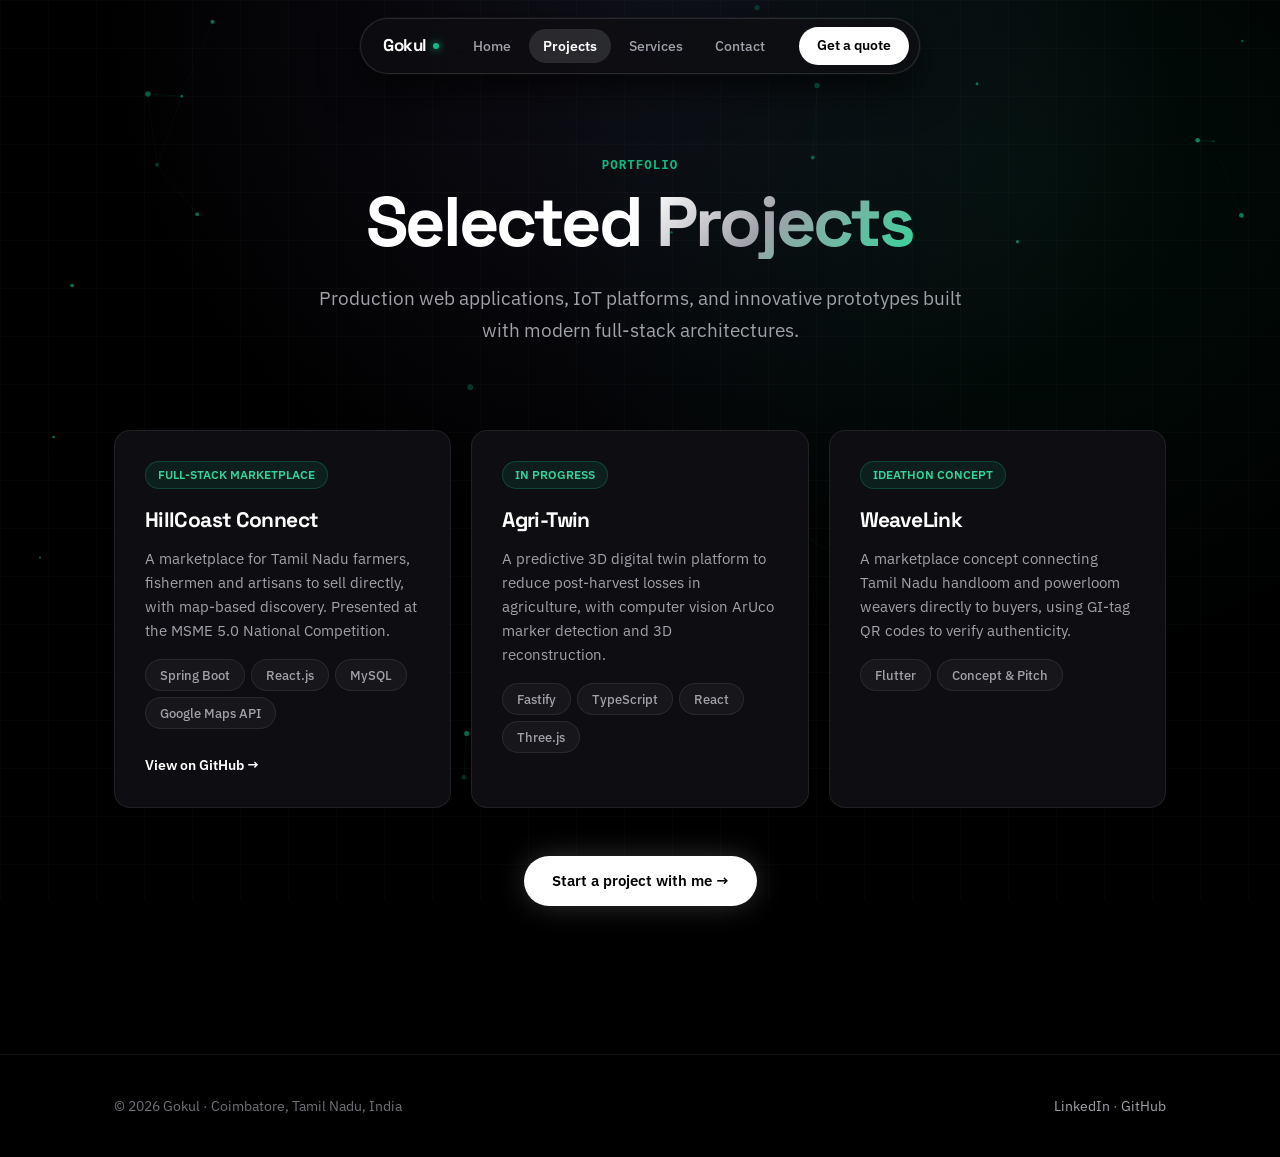
<file: projects.html>
<!doctype html>
<html lang="en">
<head>
<meta charset="utf-8">
<meta name="viewport" content="width=device-width, initial-scale=1">
<title>Projects | Gokul</title>
<meta name="description" content="Selected projects: HillCoast Connect, Agri-Twin and WeaveLink.">
<link rel="preconnect" href="https://fonts.googleapis.com">
<link rel="stylesheet" href="https://fonts.googleapis.com/css2?family=IBM+Plex+Sans:wght@400;500;600&family=Space+Grotesk:wght@500;700;800&display=swap">
<link rel="stylesheet" href="css/style.css">
</head>
<body>

<header class="site-header">
  <div class="nav-dock">
    <a class="brand" href="index.html">Gokul<span class="dot"></span></a>
    <nav id="nav" aria-label="Main">
      <a href="index.html">Home</a>
      <a href="projects.html" aria-current="page">Projects</a>
      <a href="services.html">Services</a>
      <a href="contact.html">Contact</a>
    </nav>
    <a class="dock-cta" href="contact.html">Get a quote</a>
    <button class="menu" aria-expanded="false" aria-controls="nav">Menu</button>
  </div>
</header>

<main>
  <section class="hero-centered" style="padding-bottom: 48px">
    <p class="section-tag">Portfolio</p>
    <h1 class="hero-title">Selected <span class="gradient-text">Projects</span></h1>
    <p class="hero-sub">Production web applications, IoT platforms, and innovative prototypes built with modern full-stack architectures.</p>
  </section>

  <section class="wrap block-section">
    <div class="grid">
      <article class="card">
        <span class="tag">Full-stack marketplace</span>
        <h3>HillCoast Connect</h3>
        <p>A marketplace for Tamil Nadu farmers, fishermen and artisans to sell directly, with map-based discovery. Presented at the MSME 5.0 National Competition.</p>
        <div class="stack">
          <span class="pill">Spring Boot</span>
          <span class="pill">React.js</span>
          <span class="pill">MySQL</span>
          <span class="pill">Google Maps API</span>
        </div>
        <a class="more" data-site="hillcoast" href="#">View on GitHub &rarr;</a>
      </article>

      <article class="card">
        <span class="tag">In progress</span>
        <h3>Agri-Twin</h3>
        <p>A predictive 3D digital twin platform to reduce post-harvest losses in agriculture, with computer vision ArUco marker detection and 3D reconstruction.</p>
        <div class="stack">
          <span class="pill">Fastify</span>
          <span class="pill">TypeScript</span>
          <span class="pill">React</span>
          <span class="pill">Three.js</span>
        </div>
        <a class="more" data-site="agritwin" href="#">View project &rarr;</a>
      </article>

      <article class="card">
        <span class="tag">Ideathon concept</span>
        <h3>WeaveLink</h3>
        <p>A marketplace concept connecting Tamil Nadu handloom and powerloom weavers directly to buyers, using GI-tag QR codes to verify authenticity.</p>
        <div class="stack">
          <span class="pill">Flutter</span>
          <span class="pill">Concept &amp; Pitch</span>
        </div>
      </article>
    </div>

    <div style="text-align:center;margin-top:48px">
      <a class="btn-primary" href="contact.html">Start a project with me &rarr;</a>
    </div>
  </section>
</main>

<footer>
  <div class="wrap">
    <span>&copy; <span id="year"></span> Gokul &middot; Coimbatore, Tamil Nadu, India</span>
    <span><a data-site="linkedin" href="#">LinkedIn</a> &middot; <a data-site="github" href="#">GitHub</a></span>
  </div>
</footer>

<script src="js/config.js"></script>
<script src="js/main.js"></script>
</body>
</html>
</file>
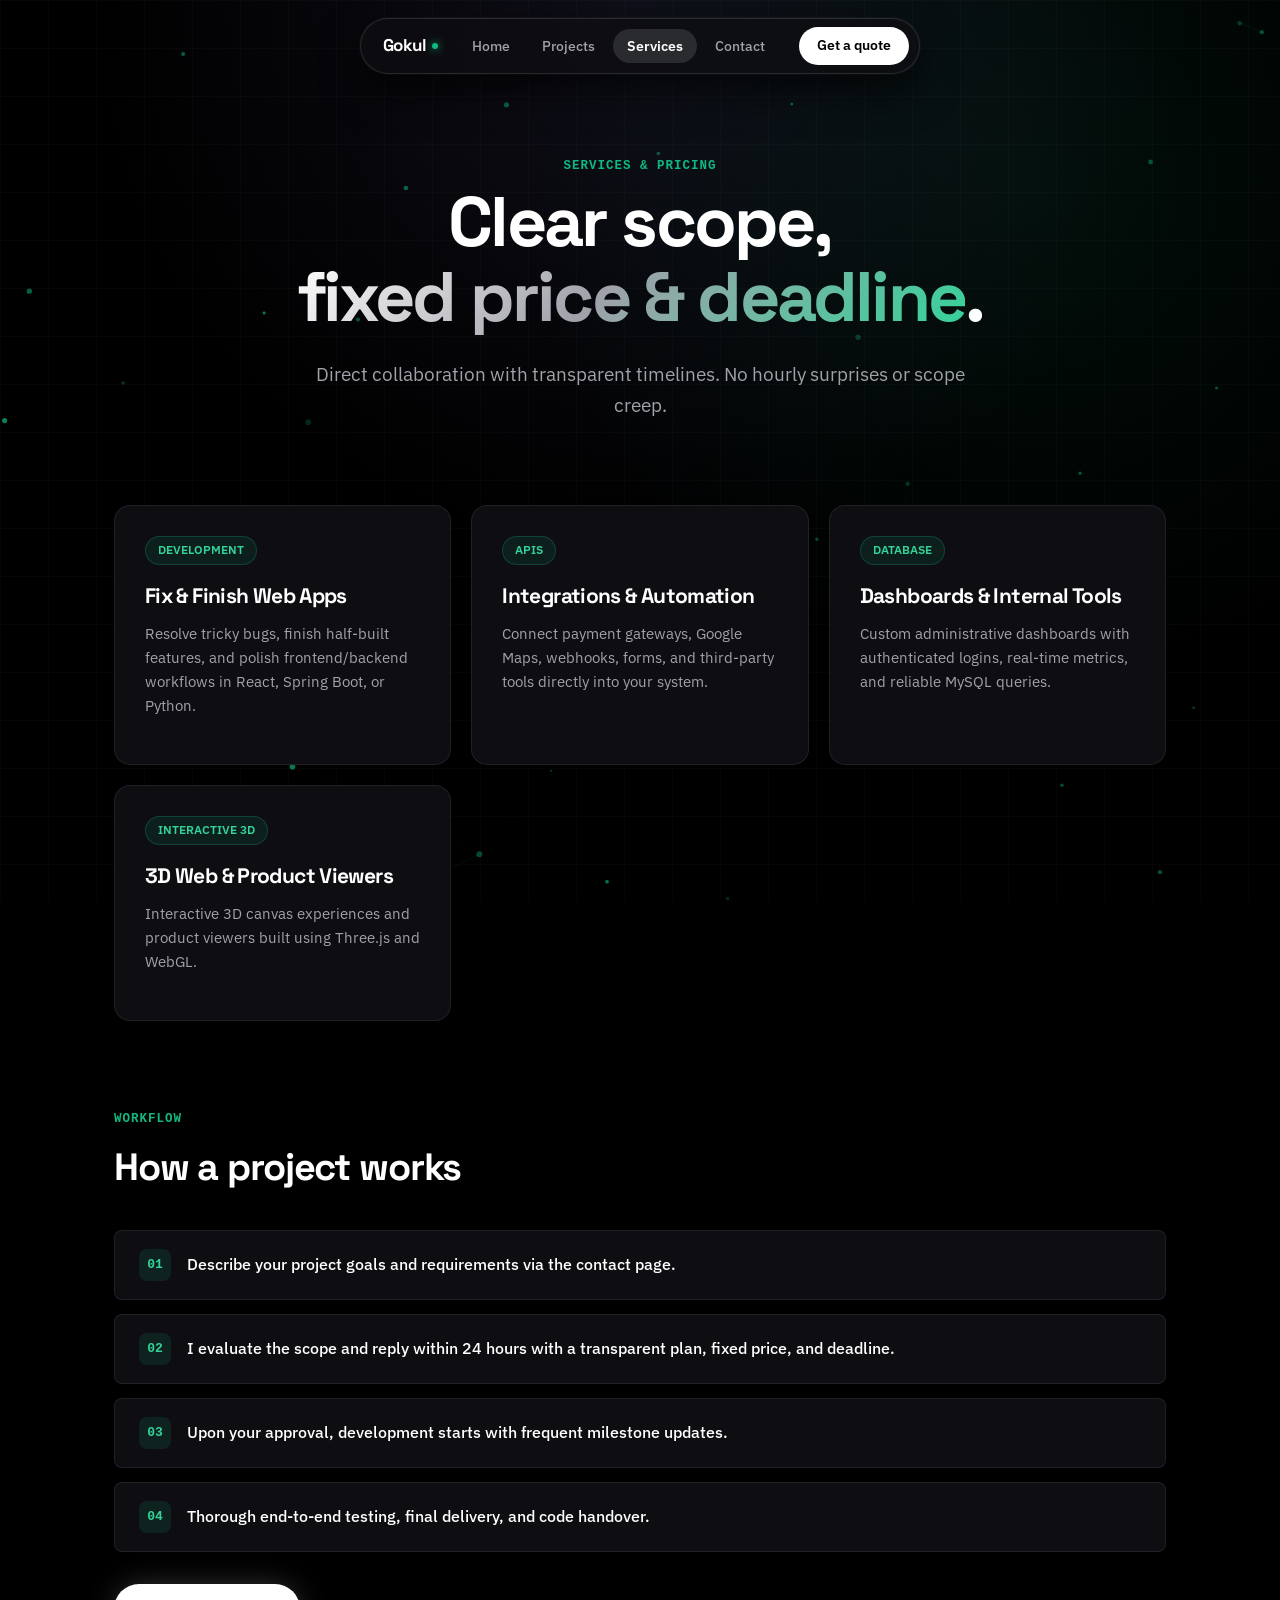
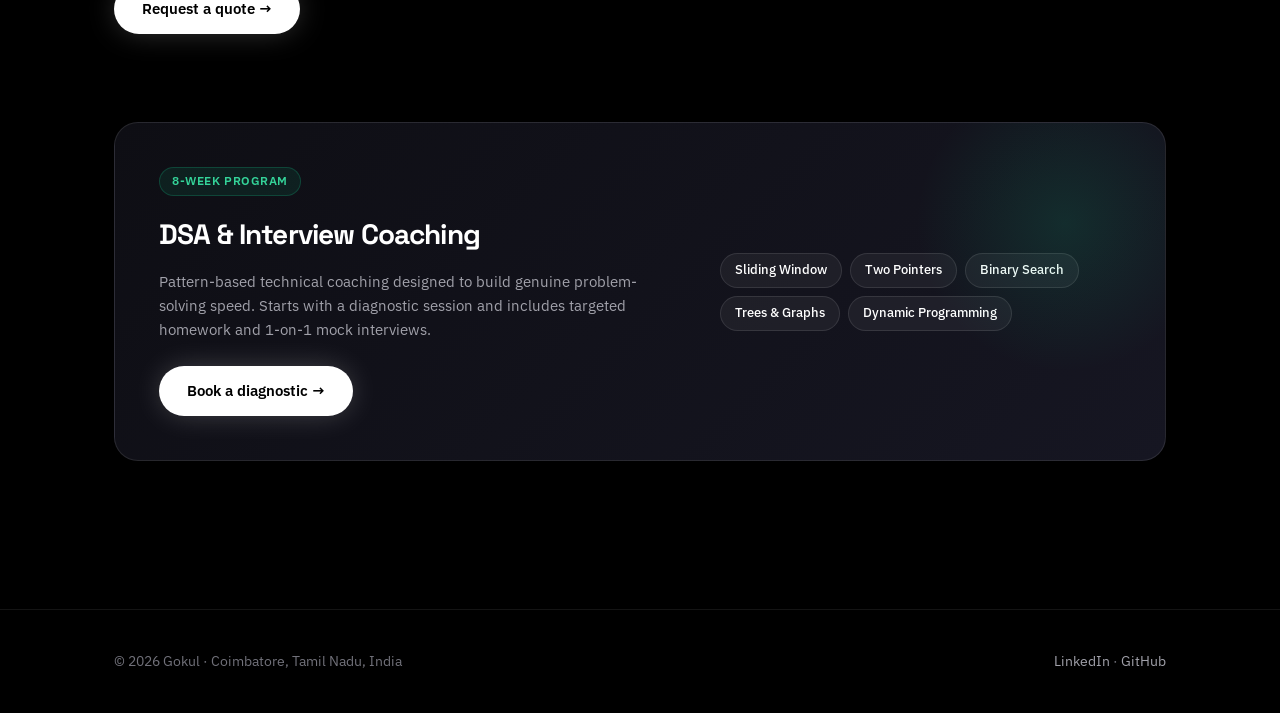
<file: services.html>
<!doctype html>
<html lang="en">
<head>
<meta charset="utf-8">
<meta name="viewport" content="width=device-width, initial-scale=1">
<title>Services | Gokul</title>
<meta name="description" content="Web app fixes, integrations, dashboards, 3D viewers and DSA interview coaching.">
<link rel="preconnect" href="https://fonts.googleapis.com">
<link rel="stylesheet" href="https://fonts.googleapis.com/css2?family=IBM+Plex+Sans:wght@400;500;600&family=Space+Grotesk:wght@500;700;800&display=swap">
<link rel="stylesheet" href="css/style.css">
</head>
<body>

<header class="site-header">
  <div class="nav-dock">
    <a class="brand" href="index.html">Gokul<span class="dot"></span></a>
    <nav id="nav" aria-label="Main">
      <a href="index.html">Home</a>
      <a href="projects.html">Projects</a>
      <a href="services.html" aria-current="page">Services</a>
      <a href="contact.html">Contact</a>
    </nav>
    <a class="dock-cta" href="contact.html">Get a quote</a>
    <button class="menu" aria-expanded="false" aria-controls="nav">Menu</button>
  </div>
</header>

<main>
  <section class="hero-centered" style="padding-bottom: 48px">
    <p class="section-tag">Services &amp; Pricing</p>
    <h1 class="hero-title">Clear scope, <span class="gradient-text">fixed price &amp; deadline</span>.</h1>
    <p class="hero-sub">Direct collaboration with transparent timelines. No hourly surprises or scope creep.</p>
  </section>

  <section class="wrap block-section">
    <div class="grid">
      <div class="card">
        <span class="tag">Development</span>
        <h3>Fix &amp; Finish Web Apps</h3>
        <p>Resolve tricky bugs, finish half-built features, and polish frontend/backend workflows in React, Spring Boot, or Python.</p>
      </div>
      <div class="card">
        <span class="tag">APIs</span>
        <h3>Integrations &amp; Automation</h3>
        <p>Connect payment gateways, Google Maps, webhooks, forms, and third-party tools directly into your system.</p>
      </div>
      <div class="card">
        <span class="tag">Database</span>
        <h3>Dashboards &amp; Internal Tools</h3>
        <p>Custom administrative dashboards with authenticated logins, real-time metrics, and reliable MySQL queries.</p>
      </div>
      <div class="card">
        <span class="tag">Interactive 3D</span>
        <h3>3D Web &amp; Product Viewers</h3>
        <p>Interactive 3D canvas experiences and product viewers built using Three.js and WebGL.</p>
      </div>
    </div>
  </section>

  <section class="wrap block-section">
    <div class="section-header">
      <p class="section-tag">Workflow</p>
      <h2>How a project works</h2>
    </div>
    <ol class="steps">
      <li>Describe your project goals and requirements via the contact page.</li>
      <li>I evaluate the scope and reply within 24 hours with a transparent plan, fixed price, and deadline.</li>
      <li>Upon your approval, development starts with frequent milestone updates.</li>
      <li>Thorough end-to-end testing, final delivery, and code handover.</li>
    </ol>
    <div style="margin-top: 32px">
      <a class="btn-primary" href="contact.html">Request a quote &rarr;</a>
    </div>
  </section>

  <section class="wrap block-section">
    <div class="dsa-banner">
      <div class="dsa-content">
        <span class="bento-badge">8-Week Program</span>
        <h2>DSA &amp; Interview Coaching</h2>
        <p>Pattern-based technical coaching designed to build genuine problem-solving speed. Starts with a diagnostic session and includes targeted homework and 1-on-1 mock interviews.</p>
        <a class="btn-primary" href="contact.html">Book a diagnostic &rarr;</a>
      </div>
      <div class="dsa-topics">
        <span class="topic-tag">Sliding Window</span>
        <span class="topic-tag">Two Pointers</span>
        <span class="topic-tag">Binary Search</span>
        <span class="topic-tag">Trees &amp; Graphs</span>
        <span class="topic-tag">Dynamic Programming</span>
      </div>
    </div>
  </section>
</main>

<footer>
  <div class="wrap">
    <span>&copy; <span id="year"></span> Gokul &middot; Coimbatore, Tamil Nadu, India</span>
    <span><a data-site="linkedin" href="#">LinkedIn</a> &middot; <a data-site="github" href="#">GitHub</a></span>
  </div>
</footer>

<script src="js/config.js"></script>
<script src="js/main.js"></script>
</body>
</html>
</file>
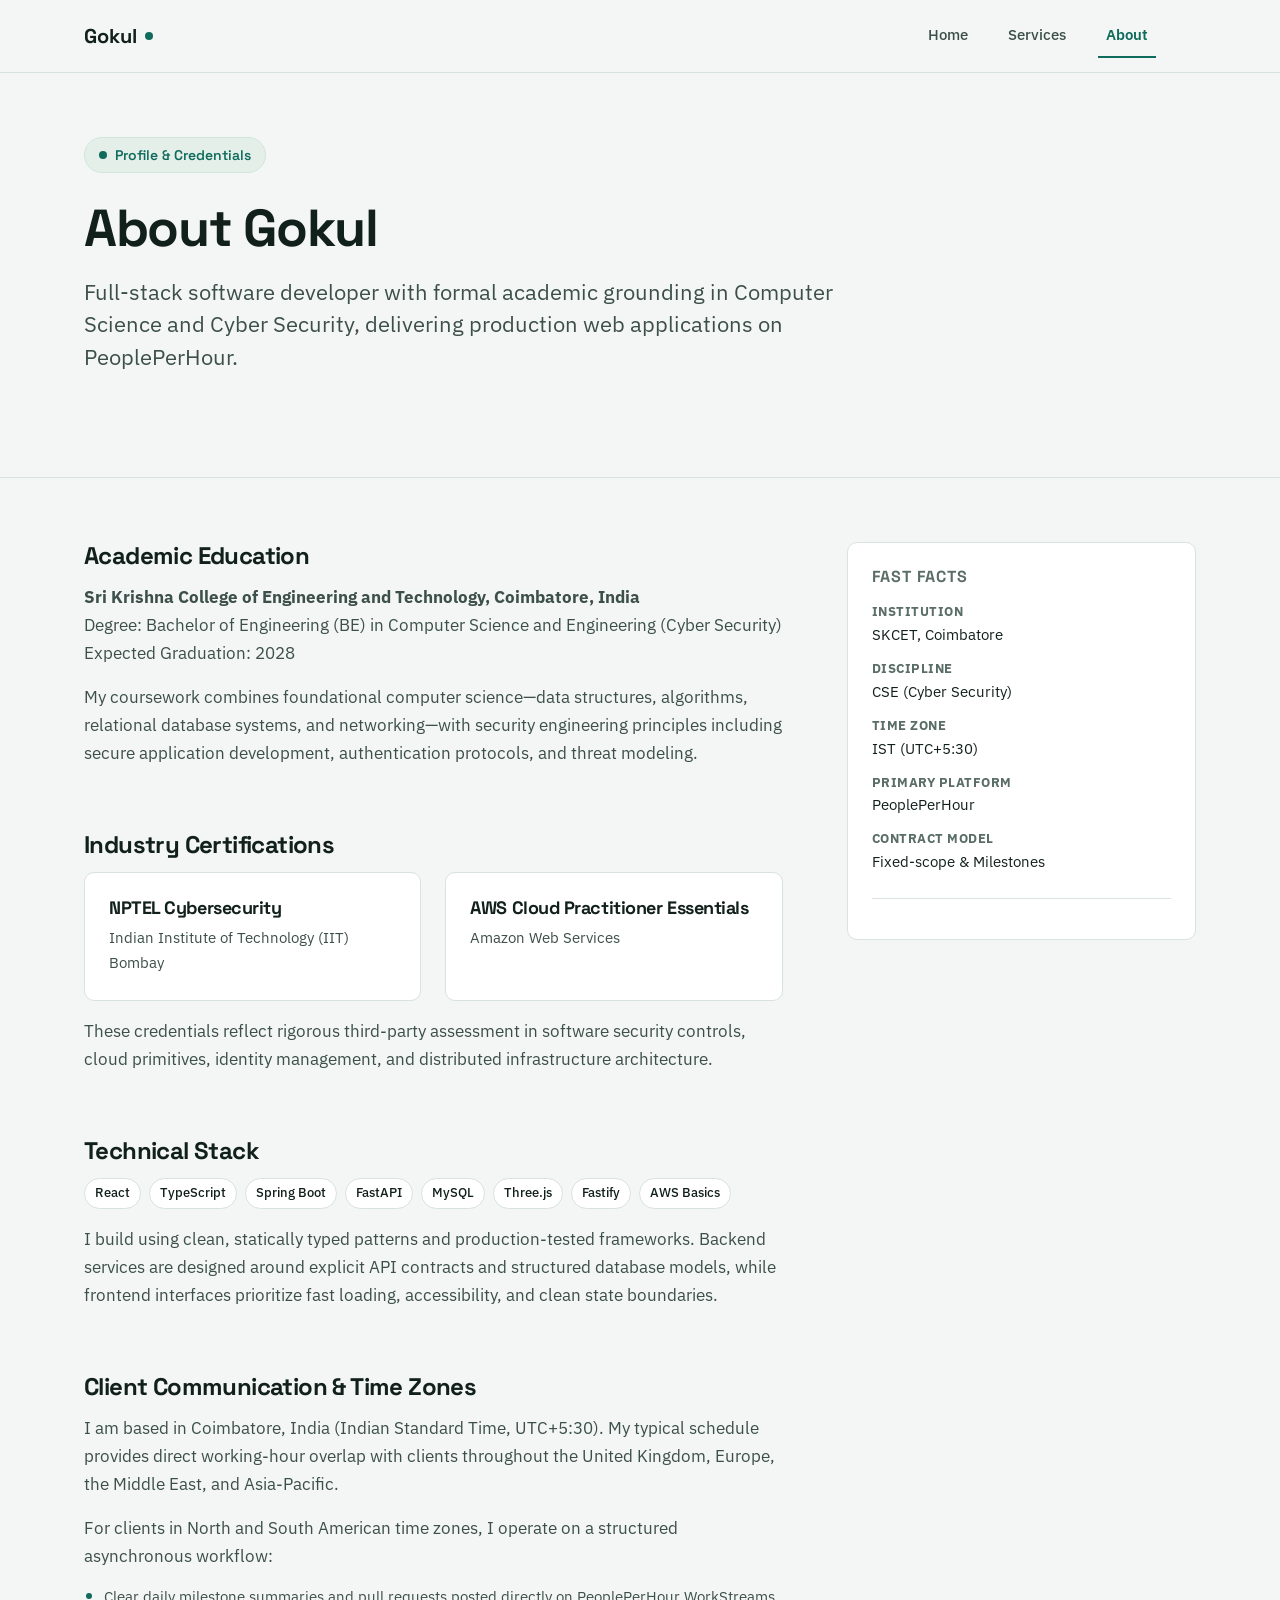
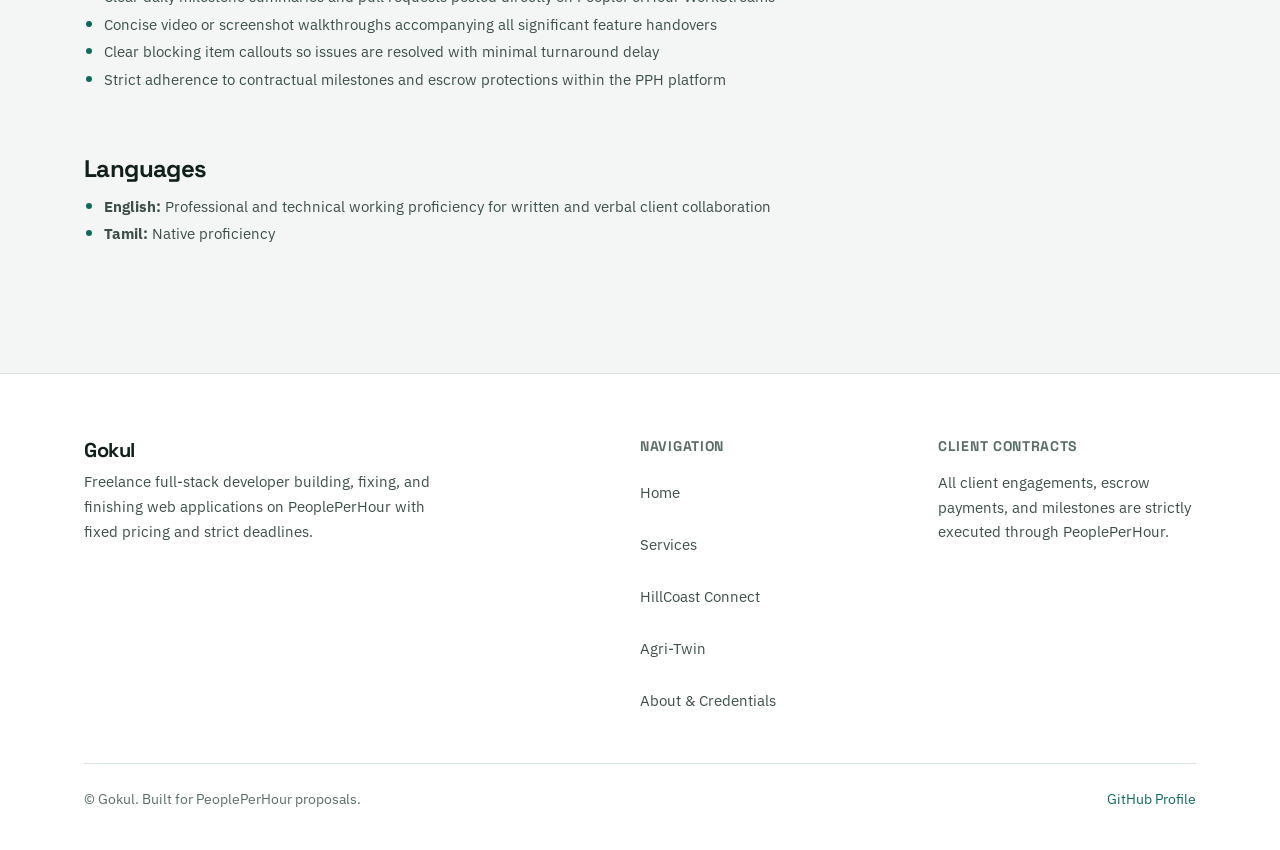
<file: pph-portfolio/about.html>
<!doctype html>
<html lang="en">
<head>
  <meta charset="utf-8">
  <meta name="viewport" content="width=device-width, initial-scale=1">
  <title>About &amp; Credentials | Gokul — Freelance Developer on PeoplePerHour</title>
  <meta name="description" content="Background, engineering degree, industry certifications, and time zone communication practices of Gokul, freelance developer on PeoplePerHour.">
  <meta name="author" content="Gokul">
  
  <!-- Open Graph / Meta -->
  <meta property="og:type" content="profile">
  <meta property="og:title" content="About &amp; Credentials | Gokul — Freelance Developer on PeoplePerHour">
  <meta property="og:description" content="BE Computer Science (Cyber Security), NPTEL Cybersecurity IIT Bombay, AWS Cloud Practitioner. Working on fixed price and deadlines on PeoplePerHour.">
  <meta property="og:url" content="https://portfolio.gokulnathangd.workers.dev/about.html">
  
  <!-- Fonts -->
  <link rel="preconnect" href="https://fonts.googleapis.com">
  <link rel="preconnect" href="https://fonts.gstatic.com" crossorigin>
  <link rel="stylesheet" href="https://fonts.googleapis.com/css2?family=IBM+Plex+Sans:wght@400;500;600&family=Space+Grotesk:wght@600;700&display=swap">
  
  <!-- Stylesheet & Favicon -->
  <link rel="icon" type="image/svg+xml" href="favicon.svg">
  <link rel="stylesheet" href="css/style.css">
</head>
<body>

  <!-- Skip Navigation for Accessibility -->
  <a href="#main-content" class="skip-link">Skip to main content</a>

  <!-- Sticky Top Header -->
  <header class="site-header">
    <div class="container header-inner">
      <a href="index.html" class="brand" aria-label="Gokul - Freelance Developer Homepage">
        Gokul<span class="brand-dot" aria-hidden="true"></span>
      </a>

      <div class="nav-group">
        <nav id="site-navigation" class="site-nav" aria-label="Primary Navigation">
          <a href="index.html">Home</a>
          <a href="services.html">Services</a>
          <a href="about.html" aria-current="page">About</a>
        </nav>

        <div class="header-actions">
          <a href="#" class="btn-pph" data-pph-cta>
            <span>Hire me on PeoplePerHour</span>
            <svg class="icon-external" aria-hidden="true" viewBox="0 0 16 16"><path d="M14 2.5a.5.5 0 0 0-.5-.5h-4a.5.5 0 0 0 0 1h2.793L6.146 9.146a.5.5 0 1 0 .708.708L13 3.707V6.5a.5.5 0 0 0 1 0v-4z"/><path d="M3 3.5A1.5 1.5 0 0 0 1.5 5v8A1.5 1.5 0 0 0 3 14.5h8a1.5 1.5 0 0 0 1.5-1.5V9a.5.5 0 0 0-1 0v4a.5.5 0 0 1-.5.5H3a.5.5 0 0 1-.5-.5V5a.5.5 0 0 1 .5-.5h4a.5.5 0 0 0 0-1H3z"/></svg>
          </a>
          <button type="button" class="menu-toggle" aria-expanded="false" aria-controls="site-navigation" aria-label="Toggle navigation menu">
            <svg width="24" height="24" viewBox="0 0 24 24" fill="none" stroke="currentColor" stroke-width="2" stroke-linecap="round" stroke-linejoin="round" aria-hidden="true"><line x1="3" y1="12" x2="21" y2="12"></line><line x1="3" y1="6" x2="21" y2="6"></line><line x1="3" y1="18" x2="21" y2="18"></line></svg>
          </button>
        </div>
      </div>
    </div>
  </header>

  <main id="main-content">

    <!-- Page Header -->
    <section class="section section-hero" aria-labelledby="about-page-title">
      <div class="container">
        <div class="hero-content">
          <div class="hero-badge">
            <span class="hero-badge-dot" aria-hidden="true"></span>
            <span>Profile &amp; Credentials</span>
          </div>

          <h1 id="about-page-title">About Gokul</h1>

          <p class="hero-subhead">
            Full-stack software developer with formal academic grounding in Computer Science and Cyber Security, delivering production web applications on PeoplePerHour.
          </p>
        </div>
      </div>
    </section>

    <!-- Detailed Background & Credentials -->
    <section class="section" aria-label="Credentials and Education">
      <div class="container">
        <div class="case-study-grid">

          <article class="case-main">

            <!-- Section 1: Education -->
            <section class="case-section" aria-labelledby="section-edu">
              <h2 id="section-edu">Academic Education</h2>
              <p>
                <strong>Sri Krishna College of Engineering and Technology, Coimbatore, India</strong><br>
                Degree: Bachelor of Engineering (BE) in Computer Science and Engineering (Cyber Security)<br>
                Expected Graduation: 2028
              </p>
              <p>
                My coursework combines foundational computer science—data structures, algorithms, relational database systems, and networking—with security engineering principles including secure application development, authentication protocols, and threat modeling.
              </p>
            </section>

            <!-- Section 2: Certifications -->
            <section class="case-section" aria-labelledby="section-certs">
              <h2 id="section-certs">Industry Certifications</h2>
              <div class="credentials-grid" style="grid-template-columns: 1fr 1fr; margin-bottom: var(--space-md);">
                <div class="credential-card">
                  <h3>NPTEL Cybersecurity</h3>
                  <p>Indian Institute of Technology (IIT) Bombay</p>
                </div>
                <div class="credential-card">
                  <h3>AWS Cloud Practitioner Essentials</h3>
                  <p>Amazon Web Services</p>
                </div>
              </div>
              <p>
                These credentials reflect rigorous third-party assessment in software security controls, cloud primitives, identity management, and distributed infrastructure architecture.
              </p>
            </section>

            <!-- Section 3: Technical Skills -->
            <section class="case-section" aria-labelledby="section-tech">
              <h2 id="section-tech">Technical Stack</h2>
              <div class="hero-pills" style="margin-bottom: var(--space-md);">
                <span class="pill">React</span>
                <span class="pill">TypeScript</span>
                <span class="pill">Spring Boot</span>
                <span class="pill">FastAPI</span>
                <span class="pill">MySQL</span>
                <span class="pill">Three.js</span>
                <span class="pill">Fastify</span>
                <span class="pill">AWS Basics</span>
              </div>
              <p>
                I build using clean, statically typed patterns and production-tested frameworks. Backend services are designed around explicit API contracts and structured database models, while frontend interfaces prioritize fast loading, accessibility, and clean state boundaries.
              </p>
            </section>

            <!-- Section 4: Cross Time Zone Communication -->
            <section class="case-section" aria-labelledby="section-comms">
              <h2 id="section-comms">Client Communication &amp; Time Zones</h2>
              <p>
                I am based in Coimbatore, India (Indian Standard Time, UTC+5:30). My typical schedule provides direct working-hour overlap with clients throughout the United Kingdom, Europe, the Middle East, and Asia-Pacific.
              </p>
              <p>
                For clients in North and South American time zones, I operate on a structured asynchronous workflow:
              </p>
              <ul class="scope-list scope-list-in" style="margin-bottom: var(--space-md);">
                <li>Clear daily milestone summaries and pull requests posted directly on PeoplePerHour WorkStreams</li>
                <li>Concise video or screenshot walkthroughs accompanying all significant feature handovers</li>
                <li>Clear blocking item callouts so issues are resolved with minimal turnaround delay</li>
                <li>Strict adherence to contractual milestones and escrow protections within the PPH platform</li>
              </ul>
            </section>

            <!-- Section 5: Languages -->
            <section class="case-section" aria-labelledby="section-lang">
              <h2 id="section-lang">Languages</h2>
              <ul class="scope-list scope-list-in">
                <li><strong>English:</strong> Professional and technical working proficiency for written and verbal client collaboration</li>
                <li><strong>Tamil:</strong> Native proficiency</li>
              </ul>
            </section>

          </article>

          <!-- Sidebar -->
          <aside class="case-sidebar" aria-label="Summary Highlights">
            <div class="sidebar-card">
              <h3>Fast Facts</h3>
              <ul class="detail-list">
                <li>
                  <strong>Institution</strong>
                  SKCET, Coimbatore
                </li>
                <li>
                  <strong>Discipline</strong>
                  CSE (Cyber Security)
                </li>
                <li>
                  <strong>Time Zone</strong>
                  IST (UTC+5:30)
                </li>
                <li>
                  <strong>Primary Platform</strong>
                  PeoplePerHour
                </li>
                <li>
                  <strong>Contract Model</strong>
                  Fixed-scope &amp; Milestones
                </li>
              </ul>

              <div style="margin-top: var(--space-lg); border-top: 1px solid var(--border); padding-top: var(--space-md);">
                <a href="#" class="btn-pph" style="width: 100%; justify-content: center;" data-pph-cta>
                  <span>Hire me on PeoplePerHour</span>
                  <svg class="icon-external" aria-hidden="true" viewBox="0 0 16 16"><path d="M14 2.5a.5.5 0 0 0-.5-.5h-4a.5.5 0 0 0 0 1h2.793L6.146 9.146a.5.5 0 1 0 .708.708L13 3.707V6.5a.5.5 0 0 0 1 0v-4z"/><path d="M3 3.5A1.5 1.5 0 0 0 1.5 5v8A1.5 1.5 0 0 0 3 14.5h8a1.5 1.5 0 0 0 1.5-1.5V9a.5.5 0 0 0-1 0v4a.5.5 0 0 1-.5.5H3a.5.5 0 0 1-.5-.5V5a.5.5 0 0 1 .5-.5h4a.5.5 0 0 0 0-1H3z"/></svg>
                </a>
              </div>
            </div>
          </aside>

        </div>
      </div>
    </section>

    <!-- Call to Action Banner -->
    <section class="pph-cta-banner" data-pph-wrapper aria-labelledby="cta-banner-title">
      <div class="container pph-cta-banner-inner">
        <h2 id="cta-banner-title">Collaborate on PeoplePerHour</h2>
        <p>Review my profile, view proposal packages, or invite me to your job posting.</p>
        <a href="#" class="btn-pph btn-pph-lg" data-pph-cta>
          <span>Hire me on PeoplePerHour</span>
          <svg class="icon-external" aria-hidden="true" viewBox="0 0 16 16"><path d="M14 2.5a.5.5 0 0 0-.5-.5h-4a.5.5 0 0 0 0 1h2.793L6.146 9.146a.5.5 0 1 0 .708.708L13 3.707V6.5a.5.5 0 0 0 1 0v-4z"/><path d="M3 3.5A1.5 1.5 0 0 0 1.5 5v8A1.5 1.5 0 0 0 3 14.5h8a1.5 1.5 0 0 0 1.5-1.5V9a.5.5 0 0 0-1 0v4a.5.5 0 0 1-.5.5H3a.5.5 0 0 1-.5-.5V5a.5.5 0 0 1 .5-.5h4a.5.5 0 0 0 0-1H3z"/></svg>
        </a>
      </div>
    </section>

  </main>

  <!-- Site Footer (No contact forms, no emails, no phones) -->
  <footer class="site-footer">
    <div class="container">
      <div class="footer-grid">
        <div class="footer-brand">
          <h2>Gokul</h2>
          <p>
            Freelance full-stack developer building, fixing, and finishing web applications on PeoplePerHour with fixed pricing and strict deadlines.
          </p>
        </div>

        <div class="footer-col">
          <h3>Navigation</h3>
          <ul class="footer-links">
            <li><a href="index.html">Home</a></li>
            <li><a href="services.html">Services</a></li>
            <li><a href="work/hillcoast-connect.html">HillCoast Connect</a></li>
            <li><a href="work/agri-twin.html">Agri-Twin</a></li>
            <li><a href="about.html">About &amp; Credentials</a></li>
          </ul>
        </div>

        <div class="footer-col">
          <h3>Client Contracts</h3>
          <p style="font-size: 0.9375rem; margin-bottom: var(--space-sm);">
            All client engagements, escrow payments, and milestones are strictly executed through PeoplePerHour.
          </p>
          <div style="margin-top: var(--space-sm);">
            <a href="#" class="btn-pph" data-pph-cta>
              <span>Hire me on PeoplePerHour</span>
              <svg class="icon-external" aria-hidden="true" viewBox="0 0 16 16"><path d="M14 2.5a.5.5 0 0 0-.5-.5h-4a.5.5 0 0 0 0 1h2.793L6.146 9.146a.5.5 0 1 0 .708.708L13 3.707V6.5a.5.5 0 0 0 1 0v-4z"/><path d="M3 3.5A1.5 1.5 0 0 0 1.5 5v8A1.5 1.5 0 0 0 3 14.5h8a1.5 1.5 0 0 0 1.5-1.5V9a.5.5 0 0 0-1 0v4a.5.5 0 0 1-.5.5H3a.5.5 0 0 1-.5-.5V5a.5.5 0 0 1 .5-.5h4a.5.5 0 0 0 0-1H3z"/></svg>
            </a>
          </div>
        </div>
      </div>

      <div class="footer-bottom">
        <div>
          &copy; Gokul. Built for PeoplePerHour proposals.
        </div>
        <div style="display: flex; gap: var(--space-md); align-items: center;">
          <a href="#" data-config-link="github">GitHub Profile</a>
          <a href="#" data-config-link="linkedin">LinkedIn Profile</a>
        </div>
      </div>
    </div>
  </footer>

  <!-- Scripts -->
  <script src="js/config.js"></script>
  <script src="js/main.js"></script>
</body>
</html>
</file>
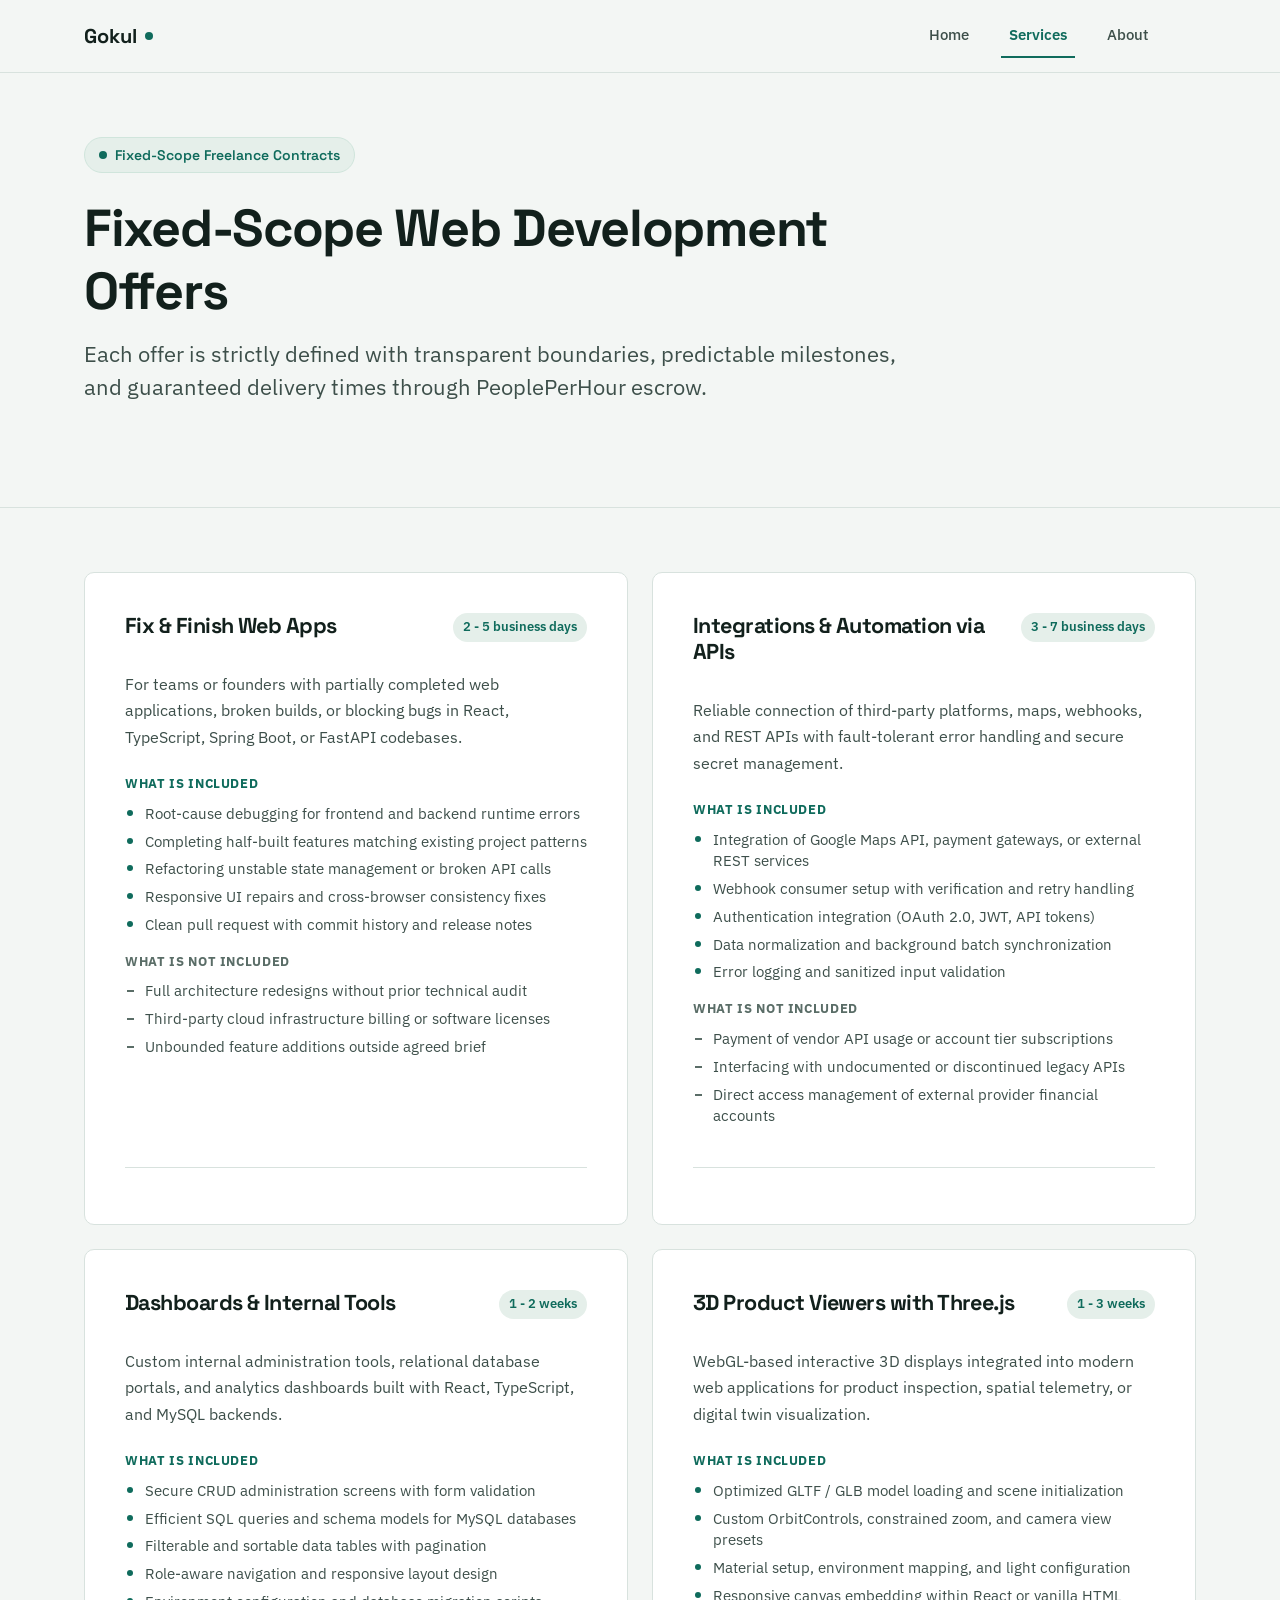
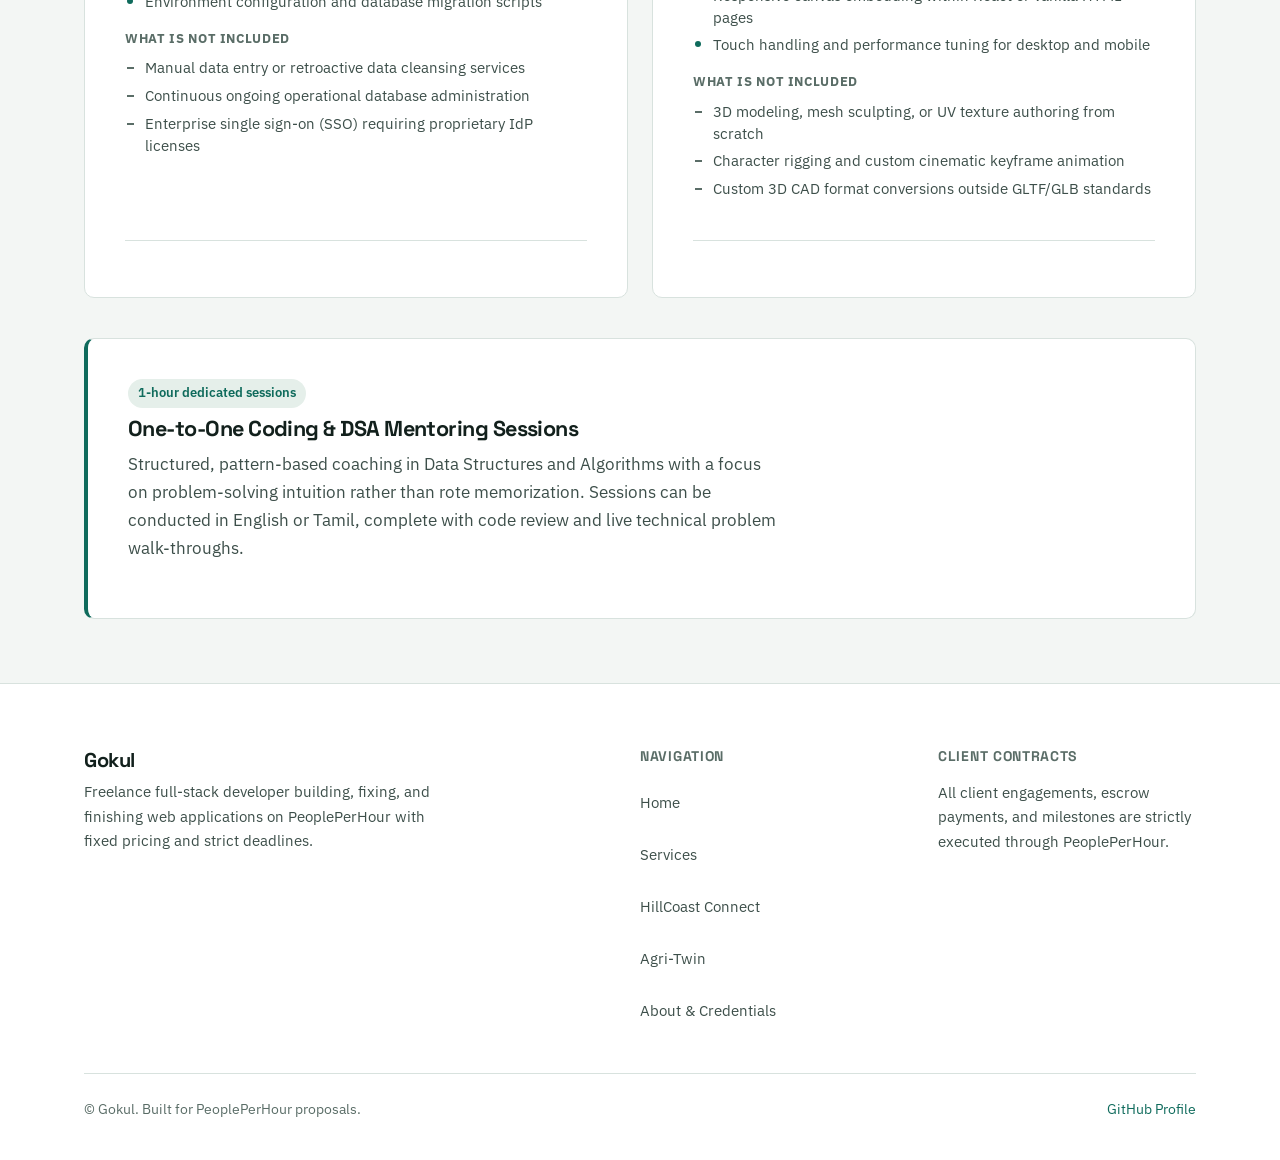
<file: pph-portfolio/services.html>
<!doctype html>
<html lang="en">
<head>
  <meta charset="utf-8">
  <meta name="viewport" content="width=device-width, initial-scale=1">
  <title>Services &amp; Scopes | Gokul — Freelance Developer on PeoplePerHour</title>
  <meta name="description" content="Fixed-scope freelance web development offers on PeoplePerHour. Web app bug fixing, API integrations, internal dashboards, and Three.js 3D viewers.">
  <meta name="author" content="Gokul">
  
  <!-- Open Graph / Meta -->
  <meta property="og:type" content="website">
  <meta property="og:title" content="Services &amp; Scopes | Gokul — Freelance Developer on PeoplePerHour">
  <meta property="og:description" content="Fixed-scope freelance web development offers on PeoplePerHour. Web app bug fixing, API integrations, internal dashboards, and Three.js 3D viewers.">
  <meta property="og:url" content="https://portfolio.gokulnathangd.workers.dev/services.html">
  
  <!-- Fonts -->
  <link rel="preconnect" href="https://fonts.googleapis.com">
  <link rel="preconnect" href="https://fonts.gstatic.com" crossorigin>
  <link rel="stylesheet" href="https://fonts.googleapis.com/css2?family=IBM+Plex+Sans:wght@400;500;600&family=Space+Grotesk:wght@600;700&display=swap">
  
  <!-- Stylesheet & Favicon -->
  <link rel="icon" type="image/svg+xml" href="favicon.svg">
  <link rel="stylesheet" href="css/style.css">
</head>
<body>

  <!-- Skip Navigation for Accessibility -->
  <a href="#main-content" class="skip-link">Skip to main content</a>

  <!-- Sticky Top Header -->
  <header class="site-header">
    <div class="container header-inner">
      <a href="index.html" class="brand" aria-label="Gokul - Freelance Developer Homepage">
        Gokul<span class="brand-dot" aria-hidden="true"></span>
      </a>

      <div class="nav-group">
        <nav id="site-navigation" class="site-nav" aria-label="Primary Navigation">
          <a href="index.html">Home</a>
          <a href="services.html" aria-current="page">Services</a>
          <a href="about.html">About</a>
        </nav>

        <div class="header-actions">
          <a href="#" class="btn-pph" data-pph-cta>
            <span>Hire me on PeoplePerHour</span>
            <svg class="icon-external" aria-hidden="true" viewBox="0 0 16 16"><path d="M14 2.5a.5.5 0 0 0-.5-.5h-4a.5.5 0 0 0 0 1h2.793L6.146 9.146a.5.5 0 1 0 .708.708L13 3.707V6.5a.5.5 0 0 0 1 0v-4z"/><path d="M3 3.5A1.5 1.5 0 0 0 1.5 5v8A1.5 1.5 0 0 0 3 14.5h8a1.5 1.5 0 0 0 1.5-1.5V9a.5.5 0 0 0-1 0v4a.5.5 0 0 1-.5.5H3a.5.5 0 0 1-.5-.5V5a.5.5 0 0 1 .5-.5h4a.5.5 0 0 0 0-1H3z"/></svg>
          </a>
          <button type="button" class="menu-toggle" aria-expanded="false" aria-controls="site-navigation" aria-label="Toggle navigation menu">
            <svg width="24" height="24" viewBox="0 0 24 24" fill="none" stroke="currentColor" stroke-width="2" stroke-linecap="round" stroke-linejoin="round" aria-hidden="true"><line x1="3" y1="12" x2="21" y2="12"></line><line x1="3" y1="6" x2="21" y2="6"></line><line x1="3" y1="18" x2="21" y2="18"></line></svg>
          </button>
        </div>
      </div>
    </div>
  </header>

  <main id="main-content">

    <!-- Page Introduction Header -->
    <section class="section section-hero" aria-labelledby="services-page-title">
      <div class="container">
        <div class="hero-content">
          <div class="hero-badge">
            <span class="hero-badge-dot" aria-hidden="true"></span>
            <span>Fixed-Scope Freelance Contracts</span>
          </div>

          <h1 id="services-page-title">Fixed-Scope Web Development Offers</h1>

          <p class="hero-subhead">
            Each offer is strictly defined with transparent boundaries, predictable milestones, and guaranteed delivery times through PeoplePerHour escrow.
          </p>
        </div>
      </div>
    </section>

    <!-- Services Grid -->
    <section class="section" aria-label="Available Services">
      <div class="container">
        <div class="services-grid">

          <!-- Offer 1: Fix and Finish Web Apps -->
          <article id="fix-and-finish" class="service-card">
            <div class="service-card-header">
              <h2 class="service-card-title">Fix &amp; Finish Web Apps</h2>
              <div class="delivery-badge" data-delivery-container data-delivery-time="fixAndFinish">
                <span data-delivery-time="fixAndFinish">2 - 5 business days</span>
              </div>
            </div>

            <p class="service-card-desc">
              For teams or founders with partially completed web applications, broken builds, or blocking bugs in React, TypeScript, Spring Boot, or FastAPI codebases.
            </p>

            <div class="service-scope">
              <div class="scope-block">
                <div class="scope-title scope-title-in">What is Included</div>
                <ul class="scope-list scope-list-in">
                  <li>Root-cause debugging for frontend and backend runtime errors</li>
                  <li>Completing half-built features matching existing project patterns</li>
                  <li>Refactoring unstable state management or broken API calls</li>
                  <li>Responsive UI repairs and cross-browser consistency fixes</li>
                  <li>Clean pull request with commit history and release notes</li>
                </ul>
              </div>

              <div class="scope-block">
                <div class="scope-title scope-title-out">What is Not Included</div>
                <ul class="scope-list scope-list-out">
                  <li>Full architecture redesigns without prior technical audit</li>
                  <li>Third-party cloud infrastructure billing or software licenses</li>
                  <li>Unbounded feature additions outside agreed brief</li>
                </ul>
              </div>
            </div>

            <div class="service-card-footer">
              <a href="#" class="btn-pph" data-pph-cta>
                <span>Hire me on PeoplePerHour</span>
                <svg class="icon-external" aria-hidden="true" viewBox="0 0 16 16"><path d="M14 2.5a.5.5 0 0 0-.5-.5h-4a.5.5 0 0 0 0 1h2.793L6.146 9.146a.5.5 0 1 0 .708.708L13 3.707V6.5a.5.5 0 0 0 1 0v-4z"/><path d="M3 3.5A1.5 1.5 0 0 0 1.5 5v8A1.5 1.5 0 0 0 3 14.5h8a1.5 1.5 0 0 0 1.5-1.5V9a.5.5 0 0 0-1 0v4a.5.5 0 0 1-.5.5H3a.5.5 0 0 1-.5-.5V5a.5.5 0 0 1 .5-.5h4a.5.5 0 0 0 0-1H3z"/></svg>
              </a>
            </div>
          </article>

          <!-- Offer 2: Integrations & Automation via APIs -->
          <article id="integrations" class="service-card">
            <div class="service-card-header">
              <h2 class="service-card-title">Integrations &amp; Automation via APIs</h2>
              <div class="delivery-badge" data-delivery-container data-delivery-time="integrations">
                <span data-delivery-time="integrations">3 - 7 business days</span>
              </div>
            </div>

            <p class="service-card-desc">
              Reliable connection of third-party platforms, maps, webhooks, and REST APIs with fault-tolerant error handling and secure secret management.
            </p>

            <div class="service-scope">
              <div class="scope-block">
                <div class="scope-title scope-title-in">What is Included</div>
                <ul class="scope-list scope-list-in">
                  <li>Integration of Google Maps API, payment gateways, or external REST services</li>
                  <li>Webhook consumer setup with verification and retry handling</li>
                  <li>Authentication integration (OAuth 2.0, JWT, API tokens)</li>
                  <li>Data normalization and background batch synchronization</li>
                  <li>Error logging and sanitized input validation</li>
                </ul>
              </div>

              <div class="scope-block">
                <div class="scope-title scope-title-out">What is Not Included</div>
                <ul class="scope-list scope-list-out">
                  <li>Payment of vendor API usage or account tier subscriptions</li>
                  <li>Interfacing with undocumented or discontinued legacy APIs</li>
                  <li>Direct access management of external provider financial accounts</li>
                </ul>
              </div>
            </div>

            <div class="service-card-footer">
              <a href="#" class="btn-pph" data-pph-cta>
                <span>Hire me on PeoplePerHour</span>
                <svg class="icon-external" aria-hidden="true" viewBox="0 0 16 16"><path d="M14 2.5a.5.5 0 0 0-.5-.5h-4a.5.5 0 0 0 0 1h2.793L6.146 9.146a.5.5 0 1 0 .708.708L13 3.707V6.5a.5.5 0 0 0 1 0v-4z"/><path d="M3 3.5A1.5 1.5 0 0 0 1.5 5v8A1.5 1.5 0 0 0 3 14.5h8a1.5 1.5 0 0 0 1.5-1.5V9a.5.5 0 0 0-1 0v4a.5.5 0 0 1-.5.5H3a.5.5 0 0 1-.5-.5V5a.5.5 0 0 1 .5-.5h4a.5.5 0 0 0 0-1H3z"/></svg>
              </a>
            </div>
          </article>

          <!-- Offer 3: Dashboards and Internal Tools -->
          <article id="dashboards" class="service-card">
            <div class="service-card-header">
              <h2 class="service-card-title">Dashboards &amp; Internal Tools</h2>
              <div class="delivery-badge" data-delivery-container data-delivery-time="dashboards">
                <span data-delivery-time="dashboards">1 - 2 weeks</span>
              </div>
            </div>

            <p class="service-card-desc">
              Custom internal administration tools, relational database portals, and analytics dashboards built with React, TypeScript, and MySQL backends.
            </p>

            <div class="service-scope">
              <div class="scope-block">
                <div class="scope-title scope-title-in">What is Included</div>
                <ul class="scope-list scope-list-in">
                  <li>Secure CRUD administration screens with form validation</li>
                  <li>Efficient SQL queries and schema models for MySQL databases</li>
                  <li>Filterable and sortable data tables with pagination</li>
                  <li>Role-aware navigation and responsive layout design</li>
                  <li>Environment configuration and database migration scripts</li>
                </ul>
              </div>

              <div class="scope-block">
                <div class="scope-title scope-title-out">What is Not Included</div>
                <ul class="scope-list scope-list-out">
                  <li>Manual data entry or retroactive data cleansing services</li>
                  <li>Continuous ongoing operational database administration</li>
                  <li>Enterprise single sign-on (SSO) requiring proprietary IdP licenses</li>
                </ul>
              </div>
            </div>

            <div class="service-card-footer">
              <a href="#" class="btn-pph" data-pph-cta>
                <span>Hire me on PeoplePerHour</span>
                <svg class="icon-external" aria-hidden="true" viewBox="0 0 16 16"><path d="M14 2.5a.5.5 0 0 0-.5-.5h-4a.5.5 0 0 0 0 1h2.793L6.146 9.146a.5.5 0 1 0 .708.708L13 3.707V6.5a.5.5 0 0 0 1 0v-4z"/><path d="M3 3.5A1.5 1.5 0 0 0 1.5 5v8A1.5 1.5 0 0 0 3 14.5h8a1.5 1.5 0 0 0 1.5-1.5V9a.5.5 0 0 0-1 0v4a.5.5 0 0 1-.5.5H3a.5.5 0 0 1-.5-.5V5a.5.5 0 0 1 .5-.5h4a.5.5 0 0 0 0-1H3z"/></svg>
              </a>
            </div>
          </article>

          <!-- Offer 4: 3D Product Viewers with Three.js -->
          <article id="threejs-viewers" class="service-card">
            <div class="service-card-header">
              <h2 class="service-card-title">3D Product Viewers with Three.js</h2>
              <div class="delivery-badge" data-delivery-container data-delivery-time="threeJsViewers">
                <span data-delivery-time="threeJsViewers">1 - 3 weeks</span>
              </div>
            </div>

            <p class="service-card-desc">
              WebGL-based interactive 3D displays integrated into modern web applications for product inspection, spatial telemetry, or digital twin visualization.
            </p>

            <div class="service-scope">
              <div class="scope-block">
                <div class="scope-title scope-title-in">What is Included</div>
                <ul class="scope-list scope-list-in">
                  <li>Optimized GLTF / GLB model loading and scene initialization</li>
                  <li>Custom OrbitControls, constrained zoom, and camera view presets</li>
                  <li>Material setup, environment mapping, and light configuration</li>
                  <li>Responsive canvas embedding within React or vanilla HTML pages</li>
                  <li>Touch handling and performance tuning for desktop and mobile</li>
                </ul>
              </div>

              <div class="scope-block">
                <div class="scope-title scope-title-out">What is Not Included</div>
                <ul class="scope-list scope-list-out">
                  <li>3D modeling, mesh sculpting, or UV texture authoring from scratch</li>
                  <li>Character rigging and custom cinematic keyframe animation</li>
                  <li>Custom 3D CAD format conversions outside GLTF/GLB standards</li>
                </ul>
              </div>
            </div>

            <div class="service-card-footer">
              <a href="#" class="btn-pph" data-pph-cta>
                <span>Hire me on PeoplePerHour</span>
                <svg class="icon-external" aria-hidden="true" viewBox="0 0 16 16"><path d="M14 2.5a.5.5 0 0 0-.5-.5h-4a.5.5 0 0 0 0 1h2.793L6.146 9.146a.5.5 0 1 0 .708.708L13 3.707V6.5a.5.5 0 0 0 1 0v-4z"/><path d="M3 3.5A1.5 1.5 0 0 0 1.5 5v8A1.5 1.5 0 0 0 3 14.5h8a1.5 1.5 0 0 0 1.5-1.5V9a.5.5 0 0 0-1 0v4a.5.5 0 0 1-.5.5H3a.5.5 0 0 1-.5-.5V5a.5.5 0 0 1 .5-.5h4a.5.5 0 0 0 0-1H3z"/></svg>
              </a>
            </div>
          </article>

        </div>

        <!-- Secondary Section: 1-to-1 Coding and DSA Mentoring -->
        <aside class="mentoring-box" aria-labelledby="mentoring-title">
          <div class="mentoring-inner">
            <div class="mentoring-text">
              <div class="delivery-badge" data-delivery-container data-delivery-time="mentoring" style="margin-bottom: var(--space-xs);">
                <span data-delivery-time="mentoring">1-hour dedicated sessions</span>
              </div>
              <h3 id="mentoring-title">One-to-One Coding &amp; DSA Mentoring Sessions</h3>
              <p>
                Structured, pattern-based coaching in Data Structures and Algorithms with a focus on problem-solving intuition rather than rote memorization. Sessions can be conducted in English or Tamil, complete with code review and live technical problem walk-throughs.
              </p>
            </div>
            <div>
              <a href="#" class="btn-pph" data-pph-cta>
                <span>Hire me on PeoplePerHour</span>
                <svg class="icon-external" aria-hidden="true" viewBox="0 0 16 16"><path d="M14 2.5a.5.5 0 0 0-.5-.5h-4a.5.5 0 0 0 0 1h2.793L6.146 9.146a.5.5 0 1 0 .708.708L13 3.707V6.5a.5.5 0 0 0 1 0v-4z"/><path d="M3 3.5A1.5 1.5 0 0 0 1.5 5v8A1.5 1.5 0 0 0 3 14.5h8a1.5 1.5 0 0 0 1.5-1.5V9a.5.5 0 0 0-1 0v4a.5.5 0 0 1-.5.5H3a.5.5 0 0 1-.5-.5V5a.5.5 0 0 1 .5-.5h4a.5.5 0 0 0 0-1H3z"/></svg>
              </a>
            </div>
          </div>
        </aside>

      </div>
    </section>

    <!-- Call to Action Banner -->
    <section class="pph-cta-banner" data-pph-wrapper aria-labelledby="cta-banner-title">
      <div class="container pph-cta-banner-inner">
        <h2 id="cta-banner-title">Have a specific project scope?</h2>
        <p>Proposals on PeoplePerHour can be tailored to your custom specifications with milestone funding.</p>
        <a href="#" class="btn-pph btn-pph-lg" data-pph-cta>
          <span>Hire me on PeoplePerHour</span>
          <svg class="icon-external" aria-hidden="true" viewBox="0 0 16 16"><path d="M14 2.5a.5.5 0 0 0-.5-.5h-4a.5.5 0 0 0 0 1h2.793L6.146 9.146a.5.5 0 1 0 .708.708L13 3.707V6.5a.5.5 0 0 0 1 0v-4z"/><path d="M3 3.5A1.5 1.5 0 0 0 1.5 5v8A1.5 1.5 0 0 0 3 14.5h8a1.5 1.5 0 0 0 1.5-1.5V9a.5.5 0 0 0-1 0v4a.5.5 0 0 1-.5.5H3a.5.5 0 0 1-.5-.5V5a.5.5 0 0 1 .5-.5h4a.5.5 0 0 0 0-1H3z"/></svg>
        </a>
      </div>
    </section>

  </main>

  <!-- Site Footer (No contact forms, no emails, no phones) -->
  <footer class="site-footer">
    <div class="container">
      <div class="footer-grid">
        <div class="footer-brand">
          <h2>Gokul</h2>
          <p>
            Freelance full-stack developer building, fixing, and finishing web applications on PeoplePerHour with fixed pricing and strict deadlines.
          </p>
        </div>

        <div class="footer-col">
          <h3>Navigation</h3>
          <ul class="footer-links">
            <li><a href="index.html">Home</a></li>
            <li><a href="services.html">Services</a></li>
            <li><a href="work/hillcoast-connect.html">HillCoast Connect</a></li>
            <li><a href="work/agri-twin.html">Agri-Twin</a></li>
            <li><a href="about.html">About &amp; Credentials</a></li>
          </ul>
        </div>

        <div class="footer-col">
          <h3>Client Contracts</h3>
          <p style="font-size: 0.9375rem; margin-bottom: var(--space-sm);">
            All client engagements, escrow payments, and milestones are strictly executed through PeoplePerHour.
          </p>
          <div style="margin-top: var(--space-sm);">
            <a href="#" class="btn-pph" data-pph-cta>
              <span>Hire me on PeoplePerHour</span>
              <svg class="icon-external" aria-hidden="true" viewBox="0 0 16 16"><path d="M14 2.5a.5.5 0 0 0-.5-.5h-4a.5.5 0 0 0 0 1h2.793L6.146 9.146a.5.5 0 1 0 .708.708L13 3.707V6.5a.5.5 0 0 0 1 0v-4z"/><path d="M3 3.5A1.5 1.5 0 0 0 1.5 5v8A1.5 1.5 0 0 0 3 14.5h8a1.5 1.5 0 0 0 1.5-1.5V9a.5.5 0 0 0-1 0v4a.5.5 0 0 1-.5.5H3a.5.5 0 0 1-.5-.5V5a.5.5 0 0 1 .5-.5h4a.5.5 0 0 0 0-1H3z"/></svg>
            </a>
          </div>
        </div>
      </div>

      <div class="footer-bottom">
        <div>
          &copy; Gokul. Built for PeoplePerHour proposals.
        </div>
        <div style="display: flex; gap: var(--space-md); align-items: center;">
          <a href="#" data-config-link="github">GitHub Profile</a>
          <a href="#" data-config-link="linkedin">LinkedIn Profile</a>
        </div>
      </div>
    </div>
  </footer>

  <!-- Scripts -->
  <script src="js/config.js"></script>
  <script src="js/main.js"></script>
</body>
</html>
</file>
<file: css/style.css>
:root {
  --bg: #000000;
  --surface: #0A0A0C;
  --surface-card: #0E0E12;
  --surface-alt: #14141A;
  --ink: #FFFFFF;
  --ink-muted: #A1A1AA;
  --ink-dim: #71717A;
  --line: rgba(255, 255, 255, 0.08);
  --line-hover: rgba(255, 255, 255, 0.22);
  --accent: #10B981;
  --accent-glow: rgba(16, 185, 129, 0.35);
  --radius-sm: 8px;
  --radius-md: 16px;
  --radius-lg: 24px;
  --radius-full: 9999px;
}

* { box-sizing: border-box; }

body {
  margin: 0;
  background-color: var(--bg);
  background-image: 
    radial-gradient(circle at 50% 0%, rgba(120, 119, 198, 0.12) 0%, transparent 50%),
    radial-gradient(circle at 80% 20%, rgba(16, 185, 129, 0.08) 0%, transparent 40%),
    linear-gradient(to right, rgba(255, 255, 255, 0.02) 1px, transparent 1px),
    linear-gradient(to bottom, rgba(255, 255, 255, 0.02) 1px, transparent 1px);
  background-size: 100% 100%, 100% 100%, 48px 48px, 48px 48px;
  background-attachment: fixed;
  color: var(--ink);
  font: 16px/1.6 'IBM Plex Sans', -apple-system, BlinkMacSystemFont, 'Segoe UI', Roboto, sans-serif;
  -webkit-font-smoothing: antialiased;
  min-height: 100vh;
}

h1, h2, h3, .brand {
  font-family: 'Space Grotesk', -apple-system, BlinkMacSystemFont, system-ui, sans-serif;
  letter-spacing: -0.03em;
  margin: 0;
}

a { color: inherit; }

:focus-visible {
  outline: 2px solid #FFFFFF;
  outline-offset: 2px;
}

.wrap {
  max-width: 1100px;
  margin: 0 auto;
  padding: 0 24px;
}

/* React Bits Floating Pill Nav Dock */
.site-header {
  position: sticky;
  top: 18px;
  z-index: 100;
  display: flex;
  justify-content: center;
  padding: 0 20px;
  background: transparent;
  border: none;
}

.nav-dock {
  display: flex;
  align-items: center;
  gap: 20px;
  background: rgba(14, 14, 18, 0.75);
  backdrop-filter: blur(20px);
  -webkit-backdrop-filter: blur(20px);
  border: 1px solid rgba(255, 255, 255, 0.12);
  border-radius: var(--radius-full);
  padding: 8px 10px 8px 22px;
  box-shadow: 0 16px 40px rgba(0, 0, 0, 0.7), 0 0 0 1px rgba(255, 255, 255, 0.05);
  transition: border-color 0.2s ease;
}

.nav-dock:hover {
  border-color: rgba(255, 255, 255, 0.2);
}

.brand {
  font-size: 17px;
  font-weight: 700;
  text-decoration: none;
  display: inline-flex;
  align-items: center;
  gap: 6px;
  color: #FFFFFF;
}

.brand .dot {
  width: 6px;
  height: 6px;
  background: var(--accent);
  border-radius: 50%;
  box-shadow: 0 0 8px var(--accent);
}

nav {
  display: flex;
  gap: 4px;
  align-items: center;
}

nav a {
  text-decoration: none;
  color: var(--ink-muted);
  font-size: 14px;
  font-weight: 500;
  padding: 6px 14px;
  border-radius: var(--radius-full);
  transition: all 0.2s ease;
}

nav a:hover {
  color: #FFFFFF;
  background: rgba(255, 255, 255, 0.08);
}

nav a[aria-current] {
  color: #FFFFFF;
  background: rgba(255, 255, 255, 0.12);
  font-weight: 600;
}

.dock-cta {
  background: #FFFFFF;
  color: #000000;
  font-size: 13.5px;
  font-weight: 600;
  text-decoration: none;
  padding: 8px 18px;
  border-radius: var(--radius-full);
  transition: all 0.2s ease;
  white-space: nowrap;
}

.dock-cta:hover {
  background: #E4E4E7;
  transform: translateY(-1px);
}

.menu {
  display: none;
  background: none;
  border: 1px solid var(--line);
  color: #FFFFFF;
  padding: 6px 12px;
  border-radius: var(--radius-full);
  font: inherit;
  font-size: 13px;
  cursor: pointer;
}

/* React Bits Centered Hero Section */
.hero-centered {
  text-align: center;
  padding: 100px 24px 72px;
  max-width: 920px;
  margin: 0 auto;
  display: flex;
  flex-direction: column;
  align-items: center;
}

/* React Bits Introducing Pill */
.hero-badge {
  display: inline-flex;
  align-items: center;
  gap: 8px;
  padding: 6px 16px;
  background: rgba(255, 255, 255, 0.04);
  border: 1px solid rgba(255, 255, 255, 0.12);
  border-radius: var(--radius-full);
  font-size: 13px;
  font-weight: 500;
  color: var(--ink-muted);
  text-decoration: none;
  transition: all 0.25s ease;
  cursor: default;
  margin-bottom: 24px;
}

.hero-badge:hover {
  background: rgba(255, 255, 255, 0.08);
  border-color: rgba(255, 255, 255, 0.25);
  color: #FFFFFF;
}

.badge-dot {
  width: 7px;
  height: 7px;
  background: #10B981;
  border-radius: 50%;
  box-shadow: 0 0 10px #10B981;
  position: relative;
}

.badge-dot::after {
  content: '';
  position: absolute;
  inset: -3px;
  border-radius: 50%;
  background: rgba(16, 185, 129, 0.4);
  animation: pulse 2s infinite ease-in-out;
}

@keyframes pulse {
  0%, 100% { transform: scale(1); opacity: 0.8; }
  50% { transform: scale(1.8); opacity: 0; }
}

.hero-title {
  font-size: clamp(42px, 6.2vw, 70px);
  font-weight: 800;
  line-height: 1.08;
  letter-spacing: -0.04em;
  color: #FFFFFF;
  margin: 0 0 24px;
  max-width: 880px;
}

.gradient-text {
  background: linear-gradient(135deg, #FFFFFF 0%, #A1A1AA 45%, #34D399 100%);
  -webkit-background-clip: text;
  -webkit-text-fill-color: transparent;
  display: inline-block;
}

.hero-sub {
  font-size: clamp(16px, 2vw, 19px);
  color: var(--ink-muted);
  line-height: 1.65;
  max-width: 660px;
  margin: 0 0 36px;
}

.hero-actions {
  display: flex;
  gap: 14px;
  justify-content: center;
  flex-wrap: wrap;
  margin-bottom: 36px;
}

/* React Bits Buttons */
.btn-primary {
  display: inline-flex;
  align-items: center;
  gap: 8px;
  background: #FFFFFF;
  color: #000000;
  font-weight: 600;
  font-size: 15px;
  padding: 13px 28px;
  border-radius: var(--radius-full);
  text-decoration: none;
  transition: all 0.2s ease;
  box-shadow: 0 0 30px -4px rgba(255, 255, 255, 0.25);
  cursor: pointer;
  border: none;
}

.btn-primary:hover {
  background: #F4F4F5;
  transform: translateY(-2px);
  box-shadow: 0 0 40px rgba(255, 255, 255, 0.4);
}

.btn-secondary {
  display: inline-flex;
  align-items: center;
  gap: 8px;
  background: rgba(255, 255, 255, 0.05);
  color: #FFFFFF;
  font-weight: 500;
  font-size: 15px;
  padding: 13px 26px;
  border-radius: var(--radius-full);
  border: 1px solid rgba(255, 255, 255, 0.12);
  text-decoration: none;
  transition: all 0.2s ease;
  cursor: pointer;
}

.btn-secondary:hover {
  background: rgba(255, 255, 255, 0.1);
  border-color: rgba(255, 255, 255, 0.25);
  transform: translateY(-2px);
}

.hero-pills {
  display: flex;
  gap: 8px;
  flex-wrap: wrap;
  justify-content: center;
  max-width: 700px;
}

.pill {
  font-size: 12.5px;
  font-weight: 500;
  color: var(--ink-muted);
  background: rgba(255, 255, 255, 0.04);
  border: 1px solid rgba(255, 255, 255, 0.08);
  border-radius: var(--radius-full);
  padding: 5px 14px;
  transition: all 0.2s ease;
}

.pill:hover {
  color: #FFFFFF;
  background: rgba(255, 255, 255, 0.08);
  border-color: rgba(255, 255, 255, 0.2);
}

/* Sections */
.bento-section, .block-section {
  padding-bottom: 88px;
}

.section-header {
  margin-bottom: 32px;
}

.section-tag {
  font-size: 12.5px;
  font-weight: 600;
  text-transform: uppercase;
  letter-spacing: 0.08em;
  color: var(--accent);
  margin: 0 0 8px;
  font-family: monospace;
}

h2 {
  font-size: clamp(28px, 4vw, 38px);
  font-weight: 700;
  color: #FFFFFF;
}

/* React Bits Bento Grid */
.bento-grid {
  display: grid;
  grid-template-columns: 1.25fr 1fr;
  grid-template-rows: auto auto;
  gap: 20px;
}

.bento-wide {
  grid-row: span 2;
}

.bento-card {
  position: relative;
  overflow: hidden;
  background: var(--surface-card);
  border: 1px solid var(--line);
  border-radius: var(--radius-md);
  padding: 32px;
  display: flex;
  flex-direction: column;
  transition: transform 0.25s ease, border-color 0.25s ease, box-shadow 0.25s ease;
}

/* React Bits Spotlight Glow */
.bento-card::before {
  content: '';
  position: absolute;
  inset: 0;
  background: radial-gradient(400px circle at var(--mouse-x, -999px) var(--mouse-y, -999px), rgba(255, 255, 255, 0.06), transparent 70%);
  opacity: 0;
  transition: opacity 0.3s ease;
  pointer-events: none;
  z-index: 1;
}

.bento-card:hover::before {
  opacity: 1;
}

.bento-card > * {
  position: relative;
  z-index: 2;
}

.bento-card:hover {
  transform: translateY(-3px);
  border-color: var(--line-hover);
  box-shadow: 0 20px 40px -15px rgba(0, 0, 0, 0.8), 0 0 25px -5px rgba(255, 255, 255, 0.05);
}

.bento-badge {
  display: inline-flex;
  align-items: center;
  width: fit-content;
  font-size: 11.5px;
  font-weight: 600;
  text-transform: uppercase;
  letter-spacing: 0.05em;
  color: #34D399;
  background: rgba(16, 185, 129, 0.1);
  border: 1px solid rgba(16, 185, 129, 0.25);
  border-radius: var(--radius-full);
  padding: 4px 12px;
  margin-bottom: 16px;
}

.bento-card h3 {
  font-size: 24px;
  font-weight: 700;
  color: #FFFFFF;
  margin-bottom: 12px;
}

.bento-desc {
  font-size: 15px;
  color: var(--ink-muted);
  line-height: 1.6;
  margin: 0 0 20px;
}

.stack {
  display: flex;
  flex-wrap: wrap;
  gap: 6px;
  margin-bottom: 24px;
}

.bento-card a.more {
  margin-top: auto;
  font-size: 14px;
  font-weight: 600;
  color: #FFFFFF;
  text-decoration: none;
  display: inline-flex;
  align-items: center;
  gap: 6px;
  transition: gap 0.2s ease, color 0.2s ease;
}

.bento-card a.more:hover {
  color: #34D399;
  gap: 10px;
}

.bento-stats {
  display: grid;
  grid-template-columns: repeat(3, 1fr);
  gap: 12px;
  padding: 16px;
  background: rgba(255, 255, 255, 0.02);
  border: 1px solid rgba(255, 255, 255, 0.06);
  border-radius: var(--radius-sm);
  margin-bottom: 20px;
}

.stat {
  display: flex;
  flex-direction: column;
}

.stat-num {
  font-size: 20px;
  font-weight: 700;
  color: #FFFFFF;
  font-family: 'Space Grotesk', sans-serif;
}

.stat-label {
  font-size: 11px;
  color: var(--ink-dim);
  text-transform: uppercase;
  letter-spacing: 0.04em;
}

/* DSA Banner Card */
.dsa-banner {
  background: linear-gradient(135deg, #0E0E14 0%, #161622 100%);
  border: 1px solid rgba(255, 255, 255, 0.1);
  border-radius: var(--radius-lg);
  padding: 44px;
  display: grid;
  grid-template-columns: 1.3fr 1fr;
  gap: 40px;
  align-items: center;
  position: relative;
  overflow: hidden;
}

.dsa-banner::before {
  content: '';
  position: absolute;
  top: -50px;
  right: -50px;
  width: 300px;
  height: 300px;
  background: radial-gradient(circle, rgba(16, 185, 129, 0.15) 0%, transparent 70%);
  pointer-events: none;
}

.dsa-banner h2 {
  font-size: 28px;
  margin-bottom: 14px;
}

.dsa-banner p {
  color: var(--ink-muted);
  font-size: 15px;
  line-height: 1.6;
  margin: 0 0 24px;
}

.dsa-topics {
  display: flex;
  flex-wrap: wrap;
  gap: 8px;
}

.topic-tag {
  font-size: 13px;
  font-weight: 500;
  color: #FFFFFF;
  background: rgba(255, 255, 255, 0.05);
  border: 1px solid rgba(255, 255, 255, 0.1);
  border-radius: var(--radius-full);
  padding: 6px 14px;
}

/* Simple grids for projects and services pages */
.grid {
  display: grid;
  grid-template-columns: repeat(auto-fit, minmax(300px, 1fr));
  gap: 20px;
}

.card {
  position: relative;
  overflow: hidden;
  background: var(--surface-card);
  border: 1px solid var(--line);
  border-radius: var(--radius-md);
  padding: 30px;
  display: flex;
  flex-direction: column;
  transition: transform 0.25s ease, border-color 0.25s ease, box-shadow 0.25s ease;
}

.card:hover {
  transform: translateY(-3px);
  border-color: var(--line-hover);
  box-shadow: 0 20px 40px -15px rgba(0, 0, 0, 0.8);
}

.card .tag {
  display: inline-flex;
  align-items: center;
  width: fit-content;
  font-size: 11.5px;
  font-weight: 600;
  text-transform: uppercase;
  color: #34D399;
  background: rgba(16, 185, 129, 0.1);
  border: 1px solid rgba(16, 185, 129, 0.25);
  border-radius: var(--radius-full);
  padding: 4px 12px;
  margin-bottom: 14px;
}

.card h3 {
  font-size: 21px;
  font-weight: 700;
  color: #FFFFFF;
  margin-bottom: 10px;
}

.card p {
  color: var(--ink-muted);
  font-size: 15px;
  line-height: 1.6;
  margin: 0 0 16px;
}

.card a.more {
  margin-top: auto;
  font-size: 14px;
  font-weight: 600;
  color: #FFFFFF;
  text-decoration: none;
  transition: color 0.2s ease;
}

.card a.more:hover {
  color: #34D399;
}

/* Process steps */
ol.steps {
  list-style: none;
  counter-reset: step-counter;
  padding: 0;
  display: grid;
  gap: 14px;
}

ol.steps li {
  counter-increment: step-counter;
  display: flex;
  align-items: center;
  gap: 16px;
  background: var(--surface-card);
  border: 1px solid var(--line);
  border-radius: var(--radius-sm);
  padding: 18px 24px;
  font-weight: 500;
  color: #FFFFFF;
}

ol.steps li::before {
  content: counter(step-counter, decimal-leading-zero);
  font-family: monospace;
  font-size: 13px;
  font-weight: 700;
  color: #34D399;
  background: rgba(16, 185, 129, 0.12);
  width: 32px;
  height: 32px;
  border-radius: 8px;
  display: inline-flex;
  align-items: center;
  justify-content: center;
  flex-shrink: 0;
}

/* Form */
form {
  display: grid;
  gap: 20px;
  max-width: 600px;
  background: var(--surface-card);
  padding: 36px;
  border: 1px solid var(--line);
  border-radius: var(--radius-md);
}

label {
  display: grid;
  gap: 8px;
  font-size: 13.5px;
  font-weight: 500;
  color: #FFFFFF;
}

input, select, textarea {
  font: inherit;
  padding: 12px 16px;
  border: 1px solid rgba(255, 255, 255, 0.12);
  border-radius: var(--radius-sm);
  background: #000000;
  color: #FFFFFF;
  min-height: 48px;
  transition: border-color 0.2s ease, box-shadow 0.2s ease;
}

input:focus, select:focus, textarea:focus {
  border-color: #FFFFFF;
  box-shadow: 0 0 0 2px rgba(255, 255, 255, 0.2);
  outline: none;
}

textarea {
  min-height: 140px;
  resize: vertical;
}

.hp {
  position: absolute;
  left: -9999px;
}

[data-site]:not(.on) {
  display: none;
}

.status {
  min-height: 24px;
  font-weight: 500;
  font-size: 14px;
  color: var(--ink-muted);
}

.contact-grid {
  display: grid;
  grid-template-columns: minmax(0, 600px) 1fr;
  gap: 56px;
}

/* Footer */
footer {
  border-top: 1px solid var(--line);
  padding: 40px 0;
  font-size: 14px;
  color: var(--ink-dim);
  margin-top: 60px;
  background: #000000;
}

footer .wrap {
  display: flex;
  flex-wrap: wrap;
  gap: 16px 32px;
  justify-content: space-between;
  align-items: center;
}

footer a {
  text-decoration: none;
  color: var(--ink-muted);
  transition: color 0.2s ease;
}

footer a:hover {
  color: #FFFFFF;
}

/* Responsive */
@media (max-width: 860px) {
  .bento-grid { grid-template-columns: 1fr; }
  .bento-wide { grid-row: auto; }
  .dsa-banner { grid-template-columns: 1fr; }
  .contact-grid { grid-template-columns: 1fr; gap: 40px; }
}

@media (max-width: 720px) {
  .menu { display: block; }
  .dock-cta { display: none; }
  nav {
    display: none;
    position: absolute;
    left: 20px;
    right: 20px;
    top: 64px;
    background: #0E0E12;
    border: 1px solid var(--line);
    border-radius: var(--radius-md);
    flex-direction: column;
    padding: 12px;
    box-shadow: 0 16px 40px rgba(0, 0, 0, 0.9);
  }
  nav.open { display: flex; }
  nav a { width: 100%; padding: 10px 14px; }
  .hero-centered { padding-top: 60px; }
  form { padding: 24px 18px; }
}
</file>
<file: pph-portfolio/css/style.css>
/**
 * PPH FREELANCE PORTFOLIO STYLESHEET
 * 
 * Brand Tokens:
 * - Accent: #0F6B5C
 * - Background: #F3F6F4
 * - Ink: #12201C
 * - Fonts: Space Grotesk (headings), IBM Plex Sans (body)
 * 
 * Accessibility:
 * - Minimum touch target: 44px
 * - WCAG AA compliant contrast ratios throughout
 * - High-contrast focus indicators
 * - Respects prefers-reduced-motion
 */

:root {
  /* Core Brand Colors */
  --accent: #0F6B5C;
  --accent-hover: #094F43;
  --accent-active: #063930;
  --accent-soft: #E5EFEA;
  --accent-tint: #D0E5DC;
  
  --bg: #F3F6F4;
  --surface: #FFFFFF;
  --surface-alt: #F8FAF9;
  
  --ink: #12201C;
  --ink-muted: #3D4F4A;
  --ink-light: #5A6D67;
  
  --border: #D8E2DE;
  --border-focus: #0F6B5C;
  
  /* Spacing Scale */
  --space-xs: 0.5rem;   /* 8px */
  --space-sm: 0.75rem;  /* 12px */
  --space-md: 1rem;     /* 16px */
  --space-lg: 1.5rem;   /* 24px */
  --space-xl: 2.5rem;   /* 40px */
  --space-2xl: 4rem;    /* 64px */
  --space-3xl: 6rem;    /* 96px */

  /* Radii */
  --radius-sm: 6px;
  --radius-md: 10px;
  --radius-lg: 16px;
  --radius-full: 9999px;

  /* Shadows */
  --shadow-sm: 0 1px 3px rgba(18, 32, 28, 0.05);
  --shadow-md: 0 4px 14px rgba(18, 32, 28, 0.08);
  --shadow-lg: 0 10px 30px rgba(18, 32, 28, 0.1);

  /* Typography */
  --font-heading: 'Space Grotesk', -apple-system, BlinkMacSystemFont, 'Segoe UI', sans-serif;
  --font-body: 'IBM Plex Sans', -apple-system, BlinkMacSystemFont, 'Segoe UI', Roboto, sans-serif;
}

/* Reset & Box Sizing */
*, *::before, *::after {
  box-sizing: border-box;
  margin: 0;
  padding: 0;
}

html {
  font-size: 16px;
  scroll-behavior: smooth;
  background-color: var(--bg);
  overflow-x: hidden;
}

body {
  font-family: var(--font-body);
  color: var(--ink);
  background-color: var(--bg);
  line-height: 1.6;
  -webkit-font-smoothing: antialiased;
  -moz-osx-font-smoothing: grayscale;
  min-height: 100vh;
  display: flex;
  flex-direction: column;
  overflow-x: hidden;
}

/* Focus Management for Accessibility (WCAG 2.4.7) */
:focus-visible {
  outline: 3px solid var(--border-focus);
  outline-offset: 3px;
}

/* Skip Navigation Link */
.skip-link {
  position: absolute;
  top: -60px;
  left: var(--space-md);
  background: var(--ink);
  color: #FFFFFF;
  padding: var(--space-sm) var(--space-md);
  border-radius: var(--radius-sm);
  z-index: 9999;
  text-decoration: none;
  font-weight: 600;
  transition: top 0.2s ease;
}

.skip-link:focus {
  top: var(--space-md);
}

/* Base Typography */
h1, h2, h3, h4 {
  font-family: var(--font-heading);
  color: var(--ink);
  line-height: 1.2;
  letter-spacing: -0.025em;
  font-weight: 700;
}

h1 {
  font-size: clamp(2rem, 4vw + 1rem, 3.25rem);
  margin-bottom: var(--space-md);
}

h2 {
  font-size: clamp(1.5rem, 2.5vw + 0.75rem, 2.25rem);
  margin-bottom: var(--space-md);
}

h3 {
  font-size: 1.25rem;
  margin-bottom: var(--space-xs);
}

p {
  color: var(--ink-muted);
  margin-bottom: var(--space-md);
  font-size: 1.0625rem;
  line-height: 1.65;
}

a {
  color: var(--accent);
  text-decoration: none;
  transition: color 0.15s ease, border-color 0.15s ease;
}

a:hover {
  color: var(--accent-hover);
}

/* Container */
.container {
  width: 100%;
  max-width: 1160px;
  margin-left: auto;
  margin-right: auto;
  padding-left: var(--space-lg);
  padding-right: var(--space-lg);
}

/* Sticky Header */
.site-header {
  position: sticky;
  top: 0;
  z-index: 1000;
  background-color: rgba(243, 246, 244, 0.94);
  backdrop-filter: blur(8px);
  -webkit-backdrop-filter: blur(8px);
  border-bottom: 1px solid var(--border);
}

.header-inner {
  display: flex;
  align-items: center;
  justify-content: space-between;
  height: 72px;
  gap: var(--space-md);
}

.brand {
  display: inline-flex;
  align-items: center;
  gap: var(--space-xs);
  font-family: var(--font-heading);
  font-weight: 700;
  font-size: 1.25rem;
  color: var(--ink);
  text-decoration: none;
  min-height: 44px;
}

.brand-dot {
  width: 8px;
  height: 8px;
  border-radius: 50%;
  background-color: var(--accent);
}

.nav-group {
  display: flex;
  align-items: center;
  gap: var(--space-xl);
}

.site-nav {
  display: flex;
  align-items: center;
  gap: var(--space-lg);
}

.site-nav a {
  color: var(--ink-muted);
  font-weight: 500;
  font-size: 0.9375rem;
  padding: var(--space-xs) var(--space-xs);
  min-height: 44px;
  display: inline-flex;
  align-items: center;
  border-bottom: 2px solid transparent;
  transition: color 0.15s ease, border-color 0.15s ease;
}

.site-nav a:hover {
  color: var(--ink);
}

.site-nav a[aria-current="page"] {
  color: var(--accent);
  font-weight: 600;
  border-bottom-color: var(--accent);
}

.header-actions {
  display: flex;
  align-items: center;
  gap: var(--space-sm);
}

/* Menu Toggle Button (Mobile) */
.menu-toggle {
  display: none;
  background: transparent;
  border: 1px solid var(--border);
  border-radius: var(--radius-sm);
  color: var(--ink);
  cursor: pointer;
  padding: 8px;
  width: 44px;
  height: 44px;
  align-items: center;
  justify-content: center;
}

.menu-toggle:hover {
  background: var(--surface);
}

/* Call to Action Buttons */
.btn-pph {
  display: inline-flex;
  align-items: center;
  justify-content: center;
  gap: var(--space-xs);
  background-color: var(--accent);
  color: #FFFFFF !important;
  font-family: var(--font-heading);
  font-weight: 600;
  font-size: 0.9375rem;
  padding: 10px 18px;
  border-radius: var(--radius-sm);
  border: 1px solid transparent;
  min-height: 44px;
  min-width: 44px;
  text-decoration: none;
  cursor: pointer;
  transition: background-color 0.15s ease, transform 0.1s ease, box-shadow 0.15s ease;
  white-space: nowrap;
}

.btn-pph:hover {
  background-color: var(--accent-hover);
  box-shadow: var(--shadow-sm);
}

.btn-pph:active {
  background-color: var(--accent-active);
  transform: translateY(1px);
}

.btn-pph-lg {
  font-size: 1.0625rem;
  padding: 14px 26px;
  border-radius: var(--radius-md);
}

.btn-secondary {
  display: inline-flex;
  align-items: center;
  justify-content: center;
  gap: var(--space-xs);
  background-color: var(--surface);
  color: var(--ink) !important;
  font-family: var(--font-heading);
  font-weight: 600;
  font-size: 0.9375rem;
  padding: 10px 18px;
  border-radius: var(--radius-sm);
  border: 1px solid var(--border);
  min-height: 44px;
  min-width: 44px;
  text-decoration: none;
  transition: background-color 0.15s ease, border-color 0.15s ease;
}

.btn-secondary:hover {
  background-color: var(--surface-alt);
  border-color: var(--ink-light);
}

.btn-secondary-lg {
  font-size: 1.0625rem;
  padding: 14px 26px;
  border-radius: var(--radius-md);
}

.icon-external {
  width: 14px;
  height: 14px;
  fill: currentColor;
}

/* Sections & Whitespace */
.section {
  padding-top: var(--space-2xl);
  padding-bottom: var(--space-2xl);
}

.section-hero {
  padding-top: var(--space-2xl);
  padding-bottom: var(--space-2xl);
  border-bottom: 1px solid var(--border);
}

.hero-content {
  max-width: 820px;
}

.hero-badge {
  display: inline-flex;
  align-items: center;
  gap: 8px;
  background-color: var(--accent-soft);
  color: var(--accent);
  font-family: var(--font-heading);
  font-size: 0.875rem;
  font-weight: 600;
  padding: 6px 14px;
  border-radius: var(--radius-full);
  margin-bottom: var(--space-lg);
  border: 1px solid var(--accent-tint);
}

.hero-badge-dot {
  width: 8px;
  height: 8px;
  border-radius: 50%;
  background-color: var(--accent);
}

.hero-subhead {
  font-size: clamp(1.125rem, 1.5vw + 0.85rem, 1.35rem);
  color: var(--ink-muted);
  line-height: 1.5;
  margin-bottom: var(--space-xl);
  font-weight: 400;
}

.hero-actions {
  display: flex;
  flex-wrap: wrap;
  gap: var(--space-md);
  align-items: center;
  margin-bottom: var(--space-xl);
}

.hero-pills {
  display: flex;
  flex-wrap: wrap;
  gap: var(--space-xs);
  align-items: center;
}

.hero-pills-label {
  font-size: 0.8125rem;
  font-weight: 600;
  text-transform: uppercase;
  letter-spacing: 0.05em;
  color: var(--ink-light);
  margin-right: var(--space-xs);
}

.pill {
  display: inline-flex;
  align-items: center;
  font-size: 0.8125rem;
  font-weight: 500;
  background-color: var(--surface);
  border: 1px solid var(--border);
  padding: 4px 10px;
  border-radius: var(--radius-full);
  color: var(--ink);
}

/* How I Work Strip */
.strip-work {
  background-color: var(--surface);
  border-top: 1px solid var(--border);
  border-bottom: 1px solid var(--border);
  padding: var(--space-2xl) 0;
}

.strip-header {
  margin-bottom: var(--space-xl);
}

.strip-header h2 {
  font-size: 1.5rem;
  margin-bottom: var(--space-xs);
}

.work-steps {
  display: grid;
  grid-template-columns: repeat(4, 1fr);
  gap: var(--space-lg);
}

.step-card {
  position: relative;
  padding: var(--space-lg);
  background-color: var(--surface-alt);
  border: 1px solid var(--border);
  border-radius: var(--radius-md);
  display: flex;
  flex-direction: column;
}

.step-number {
  font-family: var(--font-heading);
  font-size: 0.8125rem;
  font-weight: 700;
  color: var(--accent);
  background-color: var(--accent-soft);
  width: 28px;
  height: 28px;
  border-radius: var(--radius-sm);
  display: inline-flex;
  align-items: center;
  justify-content: center;
  margin-bottom: var(--space-md);
}

.step-card h3 {
  font-size: 1.125rem;
  margin-bottom: var(--space-xs);
}

.step-card p {
  font-size: 0.9375rem;
  color: var(--ink-muted);
  margin-bottom: 0;
  line-height: 1.5;
}

/* Services Cards Grid */
.services-grid {
  display: grid;
  grid-template-columns: repeat(2, 1fr);
  gap: var(--space-lg);
}

.service-card {
  background-color: var(--surface);
  border: 1px solid var(--border);
  border-radius: var(--radius-md);
  padding: var(--space-xl);
  display: flex;
  flex-direction: column;
  transition: transform 0.15s ease, box-shadow 0.15s ease;
}

.service-card:hover {
  transform: translateY(-2px);
  box-shadow: var(--shadow-md);
  border-color: var(--accent-tint);
}

.service-card-header {
  display: flex;
  justify-content: space-between;
  align-items: flex-start;
  gap: var(--space-sm);
  margin-bottom: var(--space-md);
}

.service-card-title {
  font-size: 1.35rem;
}

.delivery-badge {
  display: inline-flex;
  align-items: center;
  gap: 6px;
  font-size: 0.8125rem;
  font-weight: 600;
  background-color: var(--accent-soft);
  color: var(--accent);
  padding: 4px 10px;
  border-radius: var(--radius-full);
  white-space: nowrap;
}

.service-card-desc {
  font-size: 1rem;
  margin-bottom: var(--space-lg);
  color: var(--ink-muted);
}

.service-scope {
  margin-bottom: var(--space-lg);
}

.scope-block {
  margin-bottom: var(--space-md);
}

.scope-title {
  font-size: 0.8125rem;
  font-weight: 700;
  text-transform: uppercase;
  letter-spacing: 0.05em;
  margin-bottom: var(--space-xs);
}

.scope-title-in {
  color: var(--accent);
}

.scope-title-out {
  color: var(--ink-light);
}

.scope-list {
  list-style: none;
  font-size: 0.9375rem;
  color: var(--ink-muted);
}

.scope-list li {
  position: relative;
  padding-left: 20px;
  margin-bottom: 6px;
  line-height: 1.45;
}

.scope-list-in li::before {
  content: "";
  position: absolute;
  left: 2px;
  top: 7px;
  width: 6px;
  height: 6px;
  border-radius: 50%;
  background-color: var(--accent);
}

.scope-list-out li::before {
  content: "";
  position: absolute;
  left: 2px;
  top: 10px;
  width: 7px;
  height: 2px;
  background-color: var(--ink-light);
}

.service-card-footer {
  margin-top: auto;
  padding-top: var(--space-md);
  border-top: 1px solid var(--border);
  display: flex;
  align-items: center;
  justify-content: space-between;
  gap: var(--space-md);
  flex-wrap: wrap;
}

/* Secondary Coaching / Mentoring Box */
.mentoring-box {
  background-color: var(--surface);
  border: 1px solid var(--border);
  border-left: 4px solid var(--accent);
  border-radius: var(--radius-md);
  padding: var(--space-xl);
  margin-top: var(--space-xl);
  display: flex;
  flex-direction: column;
  gap: var(--space-md);
}

.mentoring-inner {
  display: flex;
  justify-content: space-between;
  align-items: flex-start;
  gap: var(--space-lg);
  flex-wrap: wrap;
}

.mentoring-text {
  max-width: 650px;
}

.mentoring-text h3 {
  font-size: 1.35rem;
  margin-bottom: var(--space-xs);
}

/* Case Study Cards (Home & Detail) */
.featured-case {
  background-color: var(--surface);
  border: 1px solid var(--border);
  border-radius: var(--radius-lg);
  padding: var(--space-xl);
  display: grid;
  grid-template-columns: 1.2fr 1fr;
  gap: var(--space-xl);
  align-items: center;
}

.featured-case-content h3 {
  font-size: 1.75rem;
  margin-bottom: var(--space-xs);
}

.featured-tag {
  display: inline-block;
  font-family: var(--font-heading);
  font-size: 0.75rem;
  font-weight: 700;
  text-transform: uppercase;
  letter-spacing: 0.05em;
  color: var(--accent);
  margin-bottom: var(--space-xs);
}

.case-summary {
  font-size: 1.0625rem;
  color: var(--ink-muted);
  margin-bottom: var(--space-lg);
}

.case-meta {
  display: grid;
  grid-template-columns: 1fr 1fr;
  gap: var(--space-md);
  margin-bottom: var(--space-lg);
  padding: var(--space-md) 0;
  border-top: 1px solid var(--border);
  border-bottom: 1px solid var(--border);
}

.meta-item-label {
  font-size: 0.75rem;
  text-transform: uppercase;
  letter-spacing: 0.05em;
  color: var(--ink-light);
  margin-bottom: 2px;
  font-weight: 600;
}

.meta-item-val {
  font-size: 0.9375rem;
  color: var(--ink);
  font-weight: 500;
}

/* Architecture / Visual Schematic Block */
.schematic-box {
  background-color: var(--surface-alt);
  border: 1px dashed var(--border);
  border-radius: var(--radius-md);
  padding: var(--space-lg);
  display: flex;
  flex-direction: column;
  justify-content: center;
  align-items: center;
  text-align: center;
  min-height: 260px;
}

.schematic-diagram {
  width: 100%;
  max-width: 380px;
  height: auto;
}

/* Detail Case Study Layout */
.case-study-hero {
  padding: var(--space-2xl) 0 var(--space-xl) 0;
  border-bottom: 1px solid var(--border);
}

.back-link {
  display: inline-flex;
  align-items: center;
  gap: 6px;
  font-size: 0.9375rem;
  font-weight: 500;
  color: var(--ink-light);
  margin-bottom: var(--space-lg);
  min-height: 44px;
}

.back-link:hover {
  color: var(--accent);
}

.case-study-body {
  padding: var(--space-2xl) 0;
}

.case-study-grid {
  display: grid;
  grid-template-columns: 2fr 1fr;
  gap: var(--space-2xl);
}

.case-section {
  margin-bottom: var(--space-2xl);
}

.case-section h2 {
  font-size: 1.5rem;
  margin-bottom: var(--space-sm);
  display: flex;
  align-items: center;
  gap: var(--space-xs);
}

.case-sidebar {
  display: flex;
  flex-direction: column;
  gap: var(--space-lg);
}

.sidebar-card {
  background-color: var(--surface);
  border: 1px solid var(--border);
  border-radius: var(--radius-md);
  padding: var(--space-lg);
}

.sidebar-card h3 {
  font-size: 1rem;
  text-transform: uppercase;
  letter-spacing: 0.05em;
  color: var(--ink-light);
  margin-bottom: var(--space-md);
}

.detail-list {
  list-style: none;
}

.detail-list li {
  margin-bottom: var(--space-sm);
  font-size: 0.9375rem;
}

.detail-list li strong {
  display: block;
  font-size: 0.8125rem;
  color: var(--ink-light);
  text-transform: uppercase;
  letter-spacing: 0.04em;
}

/* Credentials Strip */
.credentials-grid {
  display: grid;
  grid-template-columns: repeat(3, 1fr);
  gap: var(--space-lg);
}

.credential-card {
  background-color: var(--surface);
  border: 1px solid var(--border);
  border-radius: var(--radius-md);
  padding: var(--space-lg);
}

.credential-card h3 {
  font-size: 1.125rem;
  margin-bottom: var(--space-xs);
}

.credential-card p {
  font-size: 0.9375rem;
  margin-bottom: 0;
}

/* PPH Hire Banner Strip */
.pph-cta-banner {
  background-color: var(--surface);
  border-top: 1px solid var(--border);
  border-bottom: 1px solid var(--border);
  padding: var(--space-2xl) 0;
  text-align: center;
}

.pph-cta-banner-inner {
  max-width: 680px;
  margin: 0 auto;
}

.pph-cta-banner h2 {
  font-size: 2rem;
  margin-bottom: var(--space-xs);
}

.pph-cta-banner p {
  margin-bottom: var(--space-lg);
  font-size: 1.0625rem;
}

/* Site Footer */
.site-footer {
  margin-top: auto;
  background-color: var(--surface);
  border-top: 1px solid var(--border);
  padding: var(--space-2xl) 0 var(--space-xl) 0;
}

.footer-grid {
  display: grid;
  grid-template-columns: 2fr 1fr 1fr;
  gap: var(--space-xl);
  margin-bottom: var(--space-xl);
}

.footer-brand h2 {
  font-size: 1.25rem;
  margin-bottom: var(--space-xs);
}

.footer-brand p {
  font-size: 0.9375rem;
  color: var(--ink-muted);
  max-width: 360px;
}

.footer-col h3 {
  font-size: 0.875rem;
  text-transform: uppercase;
  letter-spacing: 0.05em;
  color: var(--ink-light);
  margin-bottom: var(--space-md);
}

.footer-links {
  list-style: none;
  display: flex;
  flex-direction: column;
  gap: var(--space-xs);
}

.footer-links a {
  color: var(--ink-muted);
  font-size: 0.9375rem;
  min-height: 44px;
  display: inline-flex;
  align-items: center;
}

.footer-links a:hover {
  color: var(--ink);
}

.footer-bottom {
  border-top: 1px solid var(--border);
  padding-top: var(--space-lg);
  display: flex;
  align-items: center;
  justify-content: space-between;
  flex-wrap: wrap;
  gap: var(--space-md);
  font-size: 0.875rem;
  color: var(--ink-light);
}

/* Responsive Rules (Mobile First) */
@media (max-width: 900px) {
  .work-steps {
    grid-template-columns: repeat(2, 1fr);
  }

  .services-grid {
    grid-template-columns: 1fr;
  }

  .featured-case {
    grid-template-columns: 1fr;
  }

  .case-study-grid {
    grid-template-columns: 1fr;
  }

  .credentials-grid {
    grid-template-columns: 1fr;
  }

  .footer-grid {
    grid-template-columns: 1fr;
  }
}

@media (max-width: 768px) {
  .container {
    padding-left: var(--space-md);
    padding-right: var(--space-md);
  }

  .nav-group {
    gap: var(--space-sm);
  }

  .menu-toggle {
    display: inline-flex;
  }

  .site-nav {
    position: fixed;
    top: 72px;
    left: 0;
    right: 0;
    background-color: var(--bg);
    border-bottom: 1px solid var(--border);
    flex-direction: column;
    padding: var(--space-lg);
    gap: var(--space-sm);
    display: none;
    box-shadow: var(--shadow-lg);
    z-index: 999;
  }

  .site-nav.is-open {
    display: flex;
  }

  .site-nav a {
    width: 100%;
    padding: var(--space-sm) 0;
    font-size: 1.0625rem;
    border-bottom: 1px solid var(--border);
  }

  .work-steps {
    grid-template-columns: 1fr;
  }

  .header-actions .btn-pph {
    font-size: 0.875rem;
    padding: 8px 12px;
  }

  .featured-case {
    padding: var(--space-lg);
  }

  .schematic-box {
    padding: var(--space-sm);
  }

  .schematic-diagram {
    width: 100%;
    max-width: 100%;
    height: auto;
  }

  .service-card {
    padding: var(--space-lg);
  }

  .mentoring-box {
    padding: var(--space-lg);
  }

  .case-meta {
    grid-template-columns: 1fr;
  }

  .btn-secondary-lg, .btn-pph-lg {
    width: 100%;
    justify-content: center;
  }
}

/* Reduced Motion Preference (WCAG 2.3.3) */
@media (prefers-reduced-motion: reduce) {
  *, *::before, *::after {
    animation-duration: 0.01ms !important;
    animation-iteration-count: 1 !important;
    transition-duration: 0.01ms !important;
    scroll-behavior: auto !important;
  }
}
</file>
